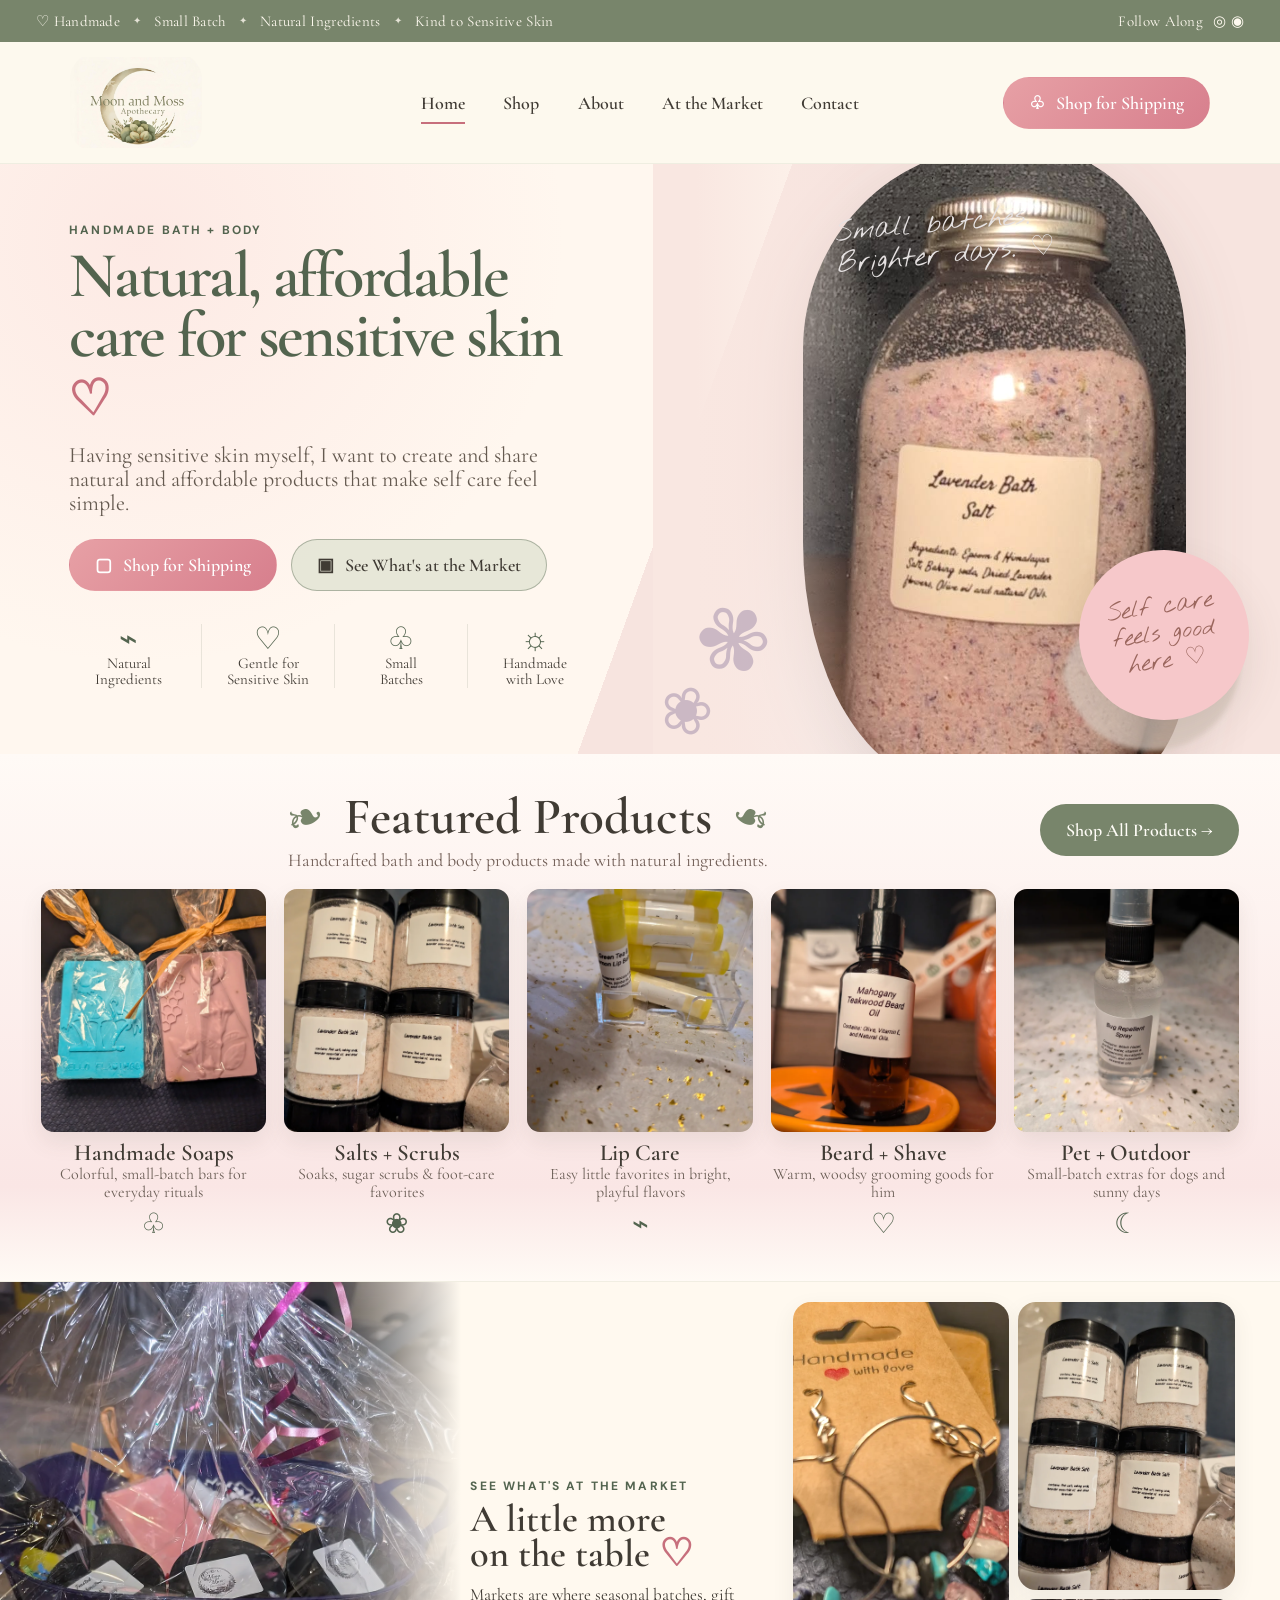
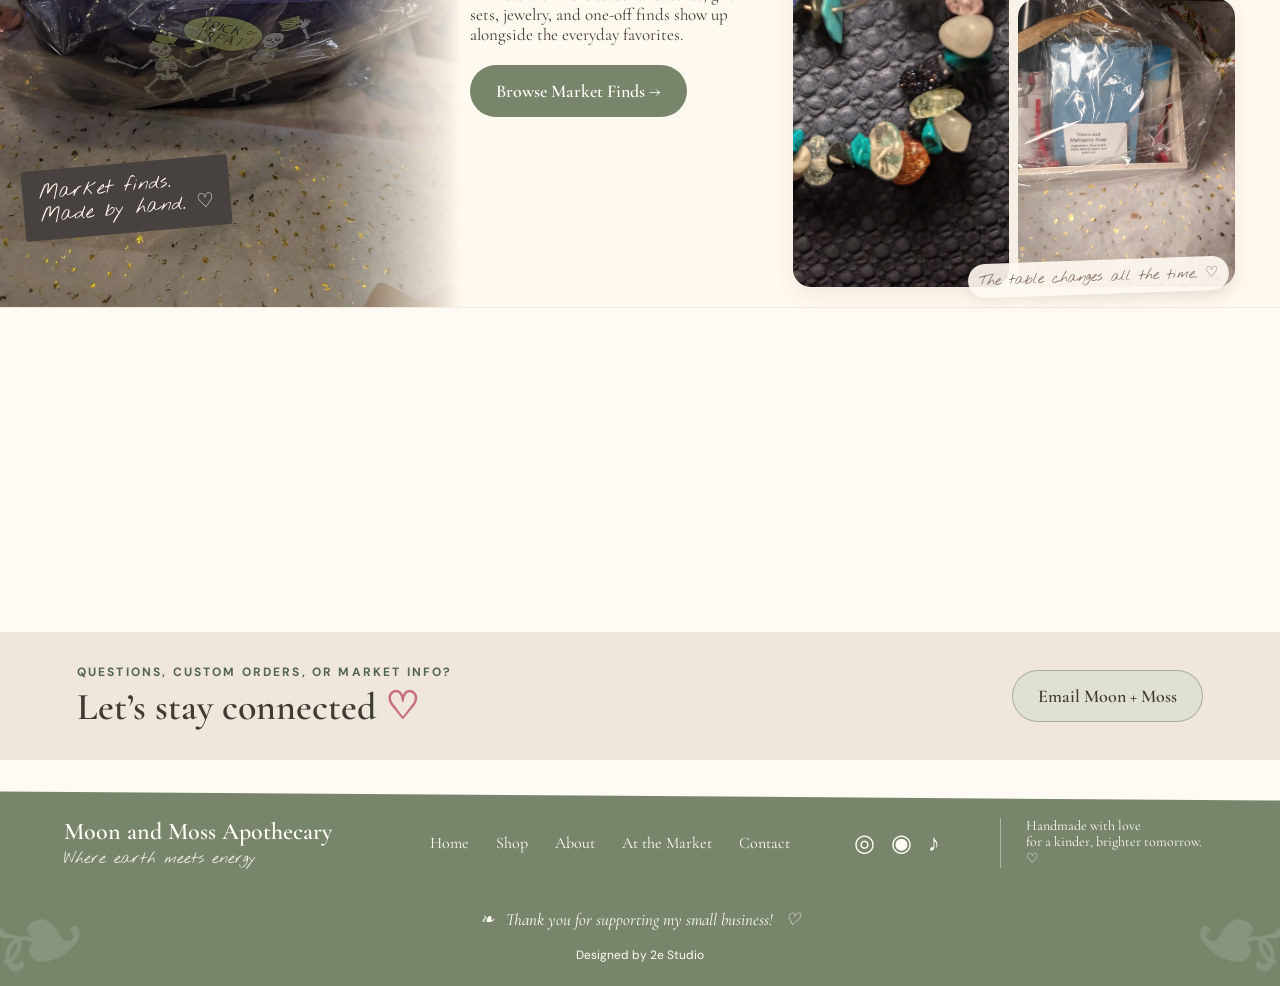
<file: index.html>
<!doctype html>
<html lang="en">
<head>
  <meta charset="UTF-8" />
  <meta name="viewport" content="width=device-width, initial-scale=1.0" />

  <meta
    name="description"
    content="Moon and Moss Apothecary — handmade bath, body, jewelry, and seasonal finds."
  />

  <meta property="og:type" content="website">
  <meta property="og:title" content="Moon and Moss Apothecary">
  <meta
    property="og:description"
    content="Handmade bath, body, jewelry, and seasonal finds. Where earth meets energy."
  >
  <meta property="og:url" content="https://themoonandmossapothecary.com/">
  <meta
    property="og:image"
    content="https://themoonandmossapothecary.com/assets/moon_and_moss_apothecary_still_life.png"
  >
  <meta
    property="og:image:alt"
    content="Moon and Moss Apothecary — handmade bath, body, jewelry, and seasonal finds"
  >

  <meta name="twitter:card" content="summary_large_image">
  <meta name="twitter:title" content="Moon and Moss Apothecary">
  <meta
    name="twitter:description"
    content="Handmade bath, body, jewelry, and seasonal finds. Where earth meets energy."
  >
  <meta
    name="twitter:image"
    content="https://themoonandmossapothecary.com/assets/moon_and_moss_apothecary_still_life.png"
  >

  <meta name="theme-color" content="#78856b" />

  <title>Moon and Moss Apothecary</title>

  <link rel="preconnect" href="https://fonts.googleapis.com">
  <link rel="preconnect" href="https://fonts.gstatic.com" crossorigin>
  <link
    href="https://fonts.googleapis.com/css2?family=Cormorant+Garamond:wght@400;500;600;700&family=DM+Sans:wght@400;500;600&family=Nothing+You+Could+Do&display=swap"
    rel="stylesheet"
  >
  <link rel="stylesheet" href="styles.css?v=20261026-logo" />
  <link rel="canonical" href="https://themoonandmossapothecary.com/" />
</head>
<body>
  <div class="announcement">
    <div class="announcement__inner">
      <span>♡ Handmade</span><i>✦</i><span>Small Batch</span><i>✦</i><span>Natural Ingredients</span><i>✦</i><span>Kind to Sensitive Skin</span>
      <a href="#contact">Follow Along <span aria-hidden="true">◎ ◉</span></a>
    </div>
  </div>

  <header class="site-header" id="home">
    <a class="brand" href="#home" aria-label="Moon and Moss Apothecary home">
      <img src="assets/FBlogo.jpg" alt="Moon and Moss Apothecary logo" />
    </a>

    <button class="menu-toggle" aria-label="Open navigation" aria-expanded="false">
      <span></span><span></span>
    </button>

    <nav class="main-nav" aria-label="Main navigation">
      <a class="active" href="#home">Home</a>
      <a href="shop.html">Shop</a>
      <a href="#about">About</a>
      <a href="market.html">At the Market</a>
      <a href="#contact">Contact</a>
    </nav>

    <a class="pill pill--pink header-cta" href="shop.html"><span class="icon-bag">♧</span> Shop for Shipping</a>
  </header>

  <main>
    <section class="hero">
      <div class="hero__wash"></div>
      <div class="hero__copy reveal">
        <p class="eyebrow">HANDMADE BATH + BODY</p>
        <h1>Natural, affordable<br>care for sensitive skin <span class="scribble-heart">♡</span></h1>
        <p class="hero__lead">Having sensitive skin myself, I want to create and share natural and affordable products that make self care feel simple.</p>
        <div class="hero__actions">
          <a class="pill pill--pink" href="shop.html"><span class="bag-line">▢</span> Shop for Shipping</a>
          <a class="pill pill--soft" href="market.html"><span class="calendar-line">▣</span> See What's at the Market</a>
        </div>
        <div class="trust-row">
          <div><b>⌁</b><span>Natural<br>Ingredients</span></div>
          <div><b>♡</b><span>Gentle for<br>Sensitive Skin</span></div>
          <div><b>♧</b><span>Small<br>Batches</span></div>
          <div><b>☼</b><span>Handmade<br>with Love</span></div>
        </div>
      </div>

      <div class="hero__visual reveal reveal--delay">
        <div class="hero-photo-wrap">
          <img class="hero-photo" src="assets/bathsalt.jpg" alt="Lavender bath salt from Moon and Moss Apothecary" />
          <div class="lavender lavender--one">✾</div>
          <div class="lavender lavender--two">❀</div>
          <div class="note note--top">Small batches.<br>Brighter days. ♡</div>
          <div class="note note--bottom">Self care<br>feels good<br>here ♡</div>
        </div>
      </div>
    </section>

    <section class="products section" id="shop">
      <div class="section-heading reveal">
        <div>
          <span class="botanical">❧</span>
          <h2>Featured Products</h2>
          <span class="botanical botanical--flip">❧</span>
          <p>Handcrafted bath and body products made with natural ingredients.</p>
        </div>
        <a class="pill pill--green" href="#shop-grid">Shop All Products →</a>
      </div>

      <div class="product-grid" id="shop-grid">
        <a class="product-card reveal" href="shop.html?category=bath-body">
          <div class="product-image"><img src="assets/products/decorative-soap-bars.webp" alt="Decorative handmade soap bars" /></div>
          <h3>Handmade Soaps</h3>
          <p>Colorful, small-batch bars for everyday rituals</p>
          <span>♧</span>
        </a>
        <a class="product-card reveal" href="shop.html?category=bath-body">
          <div class="product-image"><img src="assets/products/lavender-bath-salts.webp" alt="Lavender bath salts" /></div>
          <h3>Salts + Scrubs</h3>
          <p>Soaks, sugar scrubs & foot-care favorites</p>
          <span>❀</span>
        </a>
        <a class="product-card reveal" href="shop.html?category=lip-care">
          <div class="product-image"><img src="assets/products/green-tea-lemon-lip-balm.webp" alt="Green tea and lemon lip balm" /></div>
          <h3>Lip Care</h3>
          <p>Easy little favorites in bright, playful flavors</p>
          <span>⌁</span>
        </a>
        <a class="product-card reveal" href="shop.html?category=grooming">
          <div class="product-image"><img src="assets/products/mahogany-teakwood-beard-oil.webp" alt="Mahogany teakwood beard oil" /></div>
          <h3>Beard + Shave</h3>
          <p>Warm, woodsy grooming goods for him</p>
          <span>♡</span>
        </a>
        <a class="product-card reveal" href="shop.html?category=pet-outdoor">
          <div class="product-image"><img src="assets/products/bug-repellent-spray.webp" alt="Bug repellent spray" /></div>
          <h3>Pet + Outdoor</h3>
          <p>Small-batch extras for dogs and sunny days</p>
          <span>☾</span>
        </a>
      </div>
    </section>

    <section class="market-band" id="markets">
      <div class="market-band__image reveal">
        <img src="assets/market-gallery/giftbasket.webp" alt="Moon and Moss gift basket prepared for a market" />
        <span class="mini-sign">Market finds.<br>Made by hand. ♡</span>
      </div>
      <div class="market-band__copy reveal">
        <p class="eyebrow">SEE WHAT'S AT THE MARKET</p>
        <h2>A little more<br>on the table <span>♡</span></h2>
        <p>Markets are where seasonal batches, gift sets, jewelry, and one-off finds show up alongside the everyday favorites.</p>
        <a class="pill pill--green" href="market.html">Browse Market Finds →</a>
      </div>
      <div class="market-preview reveal" aria-label="A preview of Moon and Moss market products">
        <img src="assets/market-gallery/7519.webp" alt="Colorful gemstone jewelry" />
        <img src="assets/market-gallery/7496.webp" alt="Stacked handmade bath salts" />
        <img src="assets/market-gallery/gifsetbox.webp" alt="Moon and Moss gift set" />
        <span class="handwritten">The table changes all the time. ♡</span>
      </div>
    </section>

    <section class="lower-grid">
      <div class="shipping-panel reveal">
        <div class="shipping-copy">
          <p class="eyebrow">MISS THE MARKET?</p>
          <h2>Can’t Make It In Person?<br><span>You can still shop online!</span></h2>
          <p>Place your order for shipping and get your favorite products delivered right to your door.</p>
          <a class="pill pill--pink" href="shop.html">▢ Shop for Shipping</a>
        </div>
        <div class="box-art" aria-hidden="true">
          <span class="branch">❧</span>
          <div class="box">☾</div>
          <em>Good products.<br>Happier days. ♡</em>
        </div>
      </div>

      <div class="about-panel reveal" id="about">
        <div class="about-copy">
          <p class="eyebrow">MEET THE MAKER</p>
          <h2>About Moon and Moss <span>❧</span></h2>
          <p>Moon and Moss Apothecary is a small, handmade skincare and bath product business created with love for sensitive skin. Having sensitive skin myself, I want to create and share natural and affordable products that help you feel good in your skin. Every product is made in small batches with gentle, natural ingredients because self care should be simple, safe, and for everyone.</p>
        </div>
        <img src="assets/FBlogo.jpg" alt="Moon and Moss Apothecary crescent moon logo" />
      </div>
    </section>

    <section class="contact-strip" id="contact">
      <div>
        <p class="eyebrow">QUESTIONS, CUSTOM ORDERS, OR MARKET INFO?</p>
        <h2>Let’s stay connected <span>♡</span></h2>
      </div>
      <a class="pill pill--soft" href="mailto:hello@moonandmossapothecary.com">Email Moon + Moss</a>
    </section>
  </main>

  <footer>
    <div class="footer-wave"></div>
    <div class="footer-grid">
      <div class="footer-brand">
        <h3>Moon and Moss Apothecary</h3>
        <p class="handwritten">Where earth meets energy</p>
      </div>
      <nav>
        <a href="#home">Home</a><a href="shop.html">Shop</a><a href="#about">About</a><a href="market.html">At the Market</a><a href="#contact">Contact</a>
      </nav>
      <div class="socials"><span>◎</span><span>◉</span><span>♪</span></div>
      <p class="footer-note">Handmade with love<br>for a kinder, brighter tomorrow. ♡</p>
    </div>
    <div class="footer-thanks">❧ &nbsp; Thank you for supporting my small business! &nbsp; ♡</div>
    <p class="footer-credit">Designed by 2e Studio</p>
  </footer>

  <script src="script.js"></script>
</body>
</html>
</file>
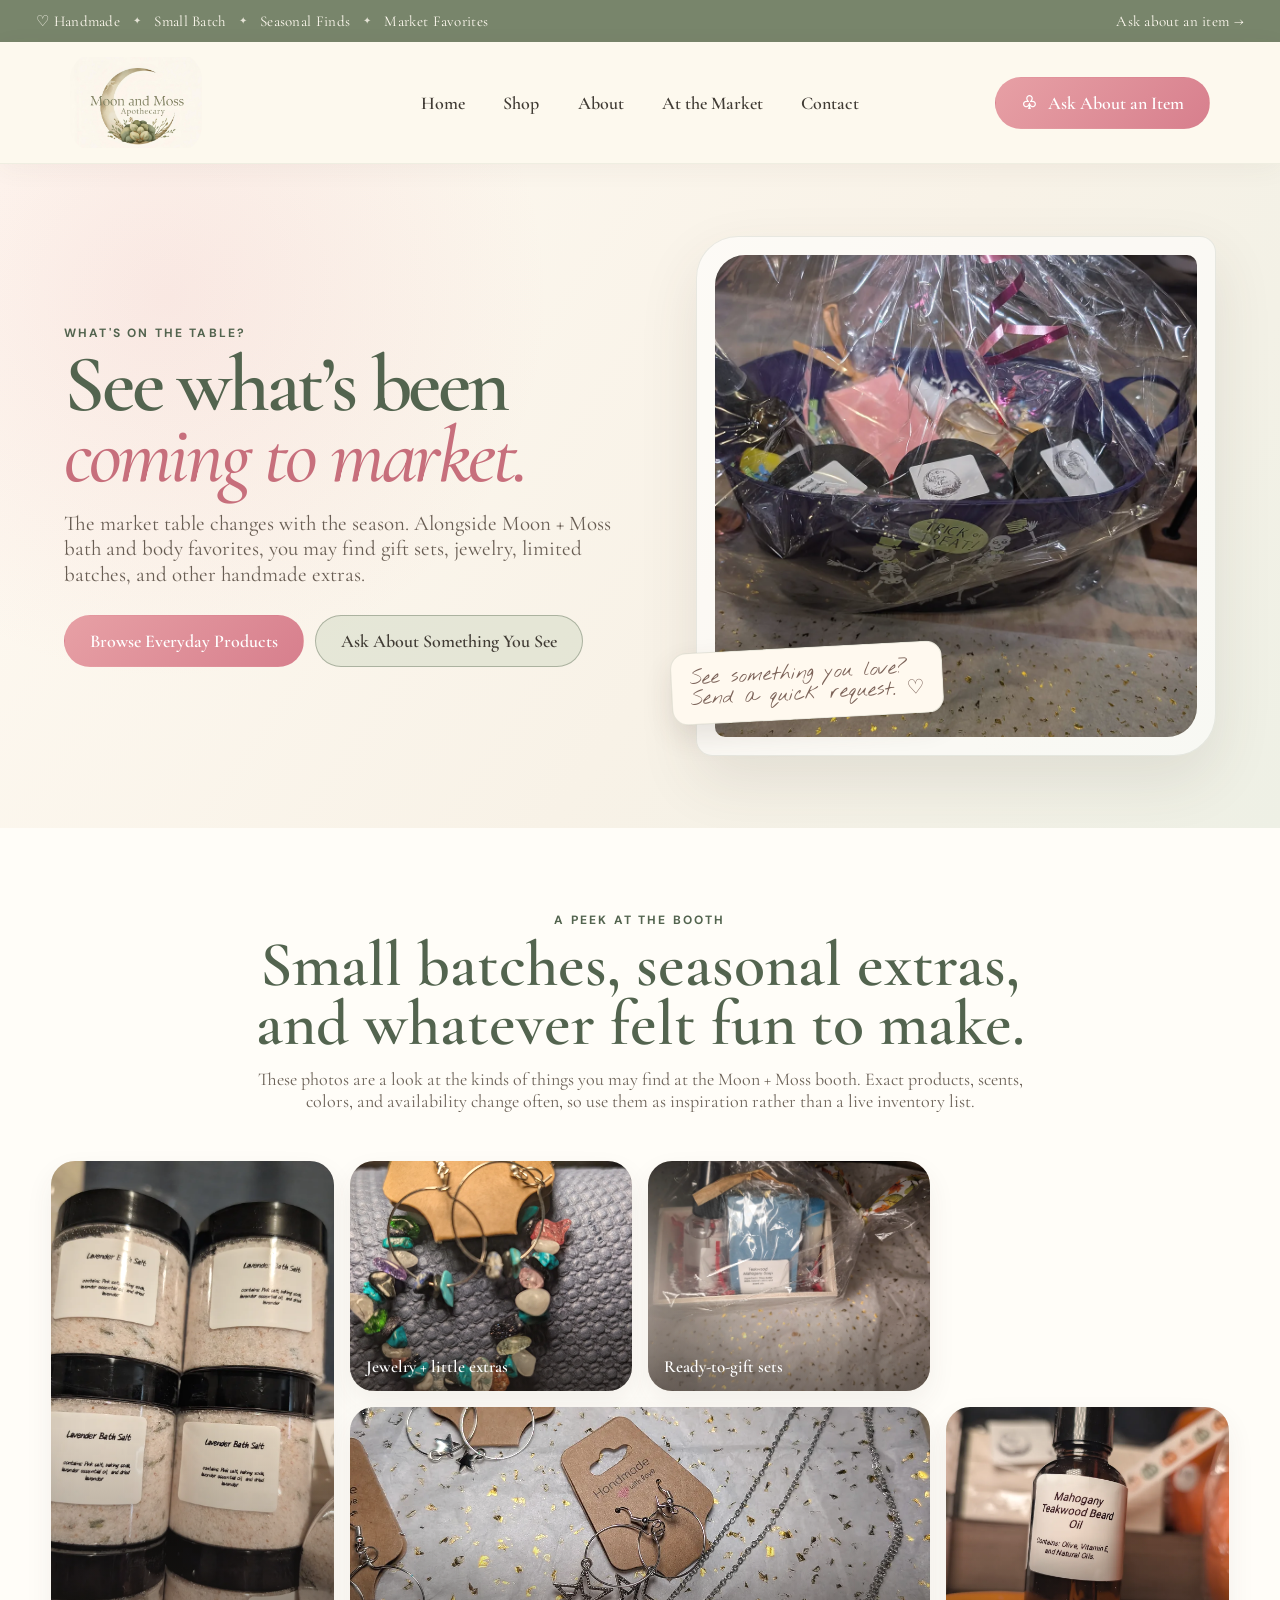
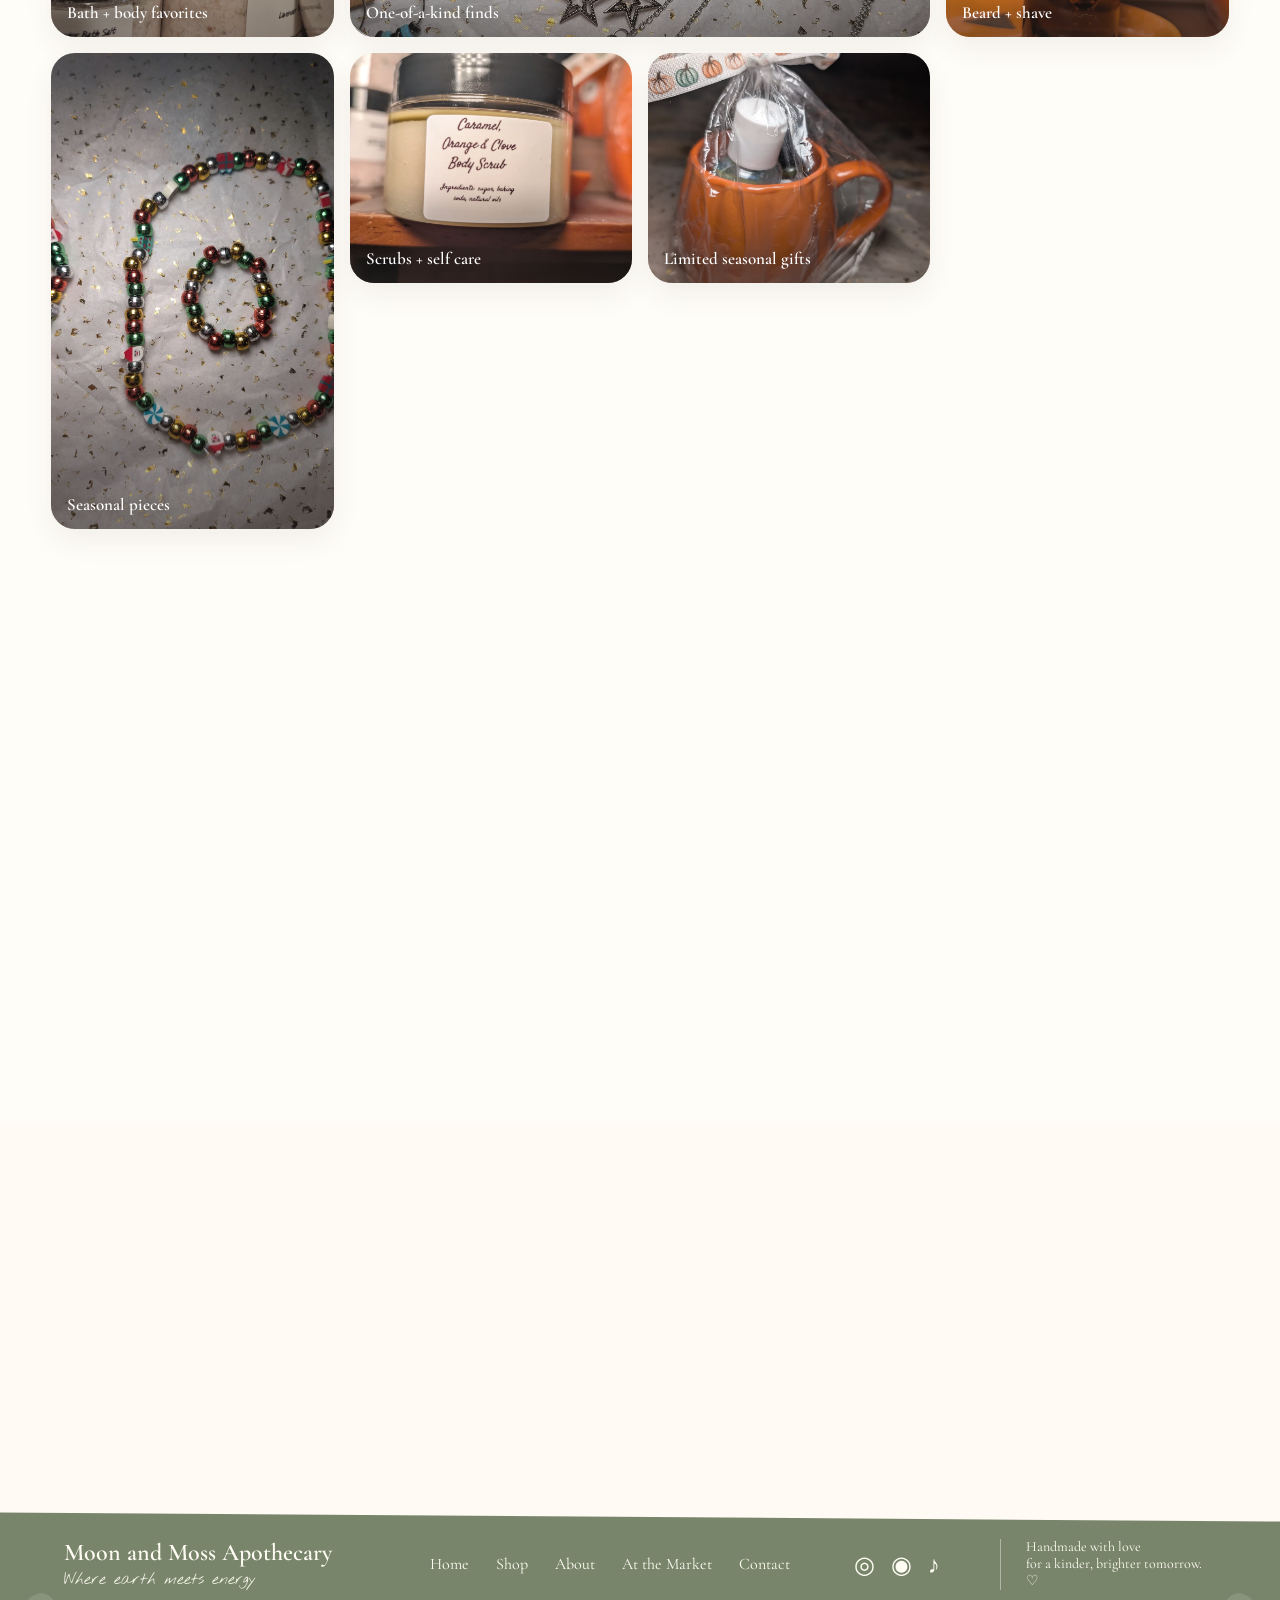
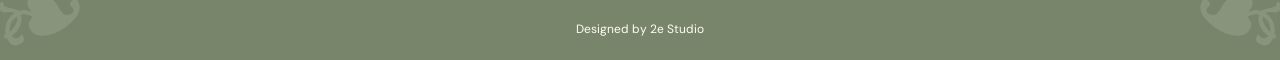
<file: market.html>
<!doctype html>
<html lang="en">
<head>
  <meta charset="UTF-8" />
  <meta name="viewport" content="width=device-width, initial-scale=1.0" />
  <meta name="description" content="See the seasonal products, gift sets, jewelry, bath and body favorites, and one-off finds Moon and Moss Apothecary brings to local markets." />
  <meta name="theme-color" content="#78856b" />
  <title>At the Market | Moon and Moss Apothecary</title>
  <link rel="preconnect" href="https://fonts.googleapis.com">
  <link rel="preconnect" href="https://fonts.gstatic.com" crossorigin>
  <link href="https://fonts.googleapis.com/css2?family=Cormorant+Garamond:wght@400;500;600;700&family=DM+Sans:wght@400;500;600&family=Nothing+You+Could+Do&display=swap" rel="stylesheet">
  <link rel="stylesheet" href="styles.css?v=20261026-logo" />
  <link rel="canonical" href="https://themoonandmossapothecary.com/market" />
</head>
<body class="market-page">
  <div class="announcement">
    <div class="announcement__inner">
      <span>♡ Handmade</span><i>✦</i><span>Small Batch</span><i>✦</i><span>Seasonal Finds</span><i>✦</i><span>Market Favorites</span>
      <a href="request.html">Ask about an item →</a>
    </div>
  </div>

  <header class="site-header">
    <a class="brand" href="index.html" aria-label="Moon and Moss Apothecary home">
      <img src="assets/FBlogo.jpg" alt="Moon and Moss Apothecary logo" />
    </a>
    <button class="menu-toggle" aria-label="Open navigation" aria-expanded="false"><span></span><span></span></button>
    <nav class="main-nav" aria-label="Main navigation">
      <a href="index.html">Home</a>
      <a href="shop.html">Shop</a>
      <a href="index.html#about">About</a>
      <a class="active" href="market.html">At the Market</a>
      <a href="index.html#contact">Contact</a>
    </nav>
    <a class="pill pill--pink header-cta" href="request.html"><span class="icon-bag">♧</span> Ask About an Item</a>
  </header>

  <main>
    <section class="market-hero">
      <div class="market-hero__copy reveal">
        <p class="eyebrow">WHAT'S ON THE TABLE?</p>
        <h1>See what’s been<br><em>coming to market.</em></h1>
        <p>The market table changes with the season. Alongside Moon + Moss bath and body favorites, you may find gift sets, jewelry, limited batches, and other handmade extras.</p>
        <div class="market-hero__actions">
          <a class="pill pill--pink" href="shop.html">Browse Everyday Products</a>
          <a class="pill pill--soft" href="request.html">Ask About Something You See</a>
        </div>
      </div>
      <div class="market-hero__feature reveal reveal--delay">
        <img src="assets/market-gallery/giftbasket.webp" alt="Handmade Moon and Moss market gift basket" />
        <span class="market-hero__note">See something you love?<br>Send a quick request. ♡</span>
      </div>
    </section>

    <section class="market-story">
      <div class="market-story__intro reveal">
        <p class="eyebrow">A PEEK AT THE BOOTH</p>
        <h2>Small batches, seasonal extras,<br>and whatever felt fun to make.</h2>
        <p>These photos are a look at the kinds of things you may find at the Moon + Moss booth. Exact products, scents, colors, and availability change often, so use them as inspiration rather than a live inventory list.</p>
      </div>

      <div class="market-gallery" aria-label="Moon and Moss market product gallery">
        <figure class="market-shot market-shot--tall reveal"><img src="assets/market-gallery/7496.webp" alt="Stacked handmade lavender bath salts" loading="lazy"><figcaption>Bath + body favorites</figcaption></figure>
        <figure class="market-shot reveal"><img src="assets/market-gallery/7519.webp" alt="Colorful gemstone hoop earrings" loading="lazy"><figcaption>Jewelry + little extras</figcaption></figure>
        <figure class="market-shot reveal"><img src="assets/market-gallery/gifsetbox.webp" alt="Handmade gift set box" loading="lazy"><figcaption>Ready-to-gift sets</figcaption></figure>
        <figure class="market-shot market-shot--wide reveal"><img src="assets/market-gallery/variousjewelry.webp" alt="Assorted handmade jewelry" loading="lazy"><figcaption>One-of-a-kind finds</figcaption></figure>
        <figure class="market-shot reveal"><img src="assets/market-gallery/7503.webp" alt="Mahogany teakwood beard oil" loading="lazy"><figcaption>Beard + shave</figcaption></figure>
        <figure class="market-shot market-shot--tall reveal"><img src="assets/market-gallery/christmasbracelet-necklace.webp" alt="Seasonal bracelet and necklace set" loading="lazy"><figcaption>Seasonal pieces</figcaption></figure>
        <figure class="market-shot reveal"><img src="assets/market-gallery/7514.webp" alt="Caramel orange and clove body scrub" loading="lazy"><figcaption>Scrubs + self care</figcaption></figure>
        <figure class="market-shot reveal"><img src="assets/market-gallery/halloweenmugset.webp" alt="Seasonal handmade mug gift set" loading="lazy"><figcaption>Limited seasonal gifts</figcaption></figure>
        <figure class="market-shot market-shot--wide reveal"><img src="assets/market-gallery/giftbasket.webp" alt="Moon and Moss gift basket assortment" loading="lazy"><figcaption>Gift baskets + bundles</figcaption></figure>
        <figure class="market-shot reveal"><img src="assets/market-gallery/7560.webp" alt="Small batch lip care displayed for market" loading="lazy"><figcaption>Small-batch lip care</figcaption></figure>
        <figure class="market-shot reveal"><img src="assets/market-gallery/shaveset2.webp" alt="Handmade shave set" loading="lazy"><figcaption>Market-ready sets</figcaption></figure>
        <figure class="market-shot market-shot--tall reveal"><img src="assets/market-gallery/7572.webp" alt="Small batch spray bottle" loading="lazy"><figcaption>Seasonal sprays</figcaption></figure>
        <figure class="market-shot reveal"><img src="assets/market-gallery/variousearrings4.webp" alt="Assorted handmade earrings" loading="lazy"><figcaption>Colorful handmade extras</figcaption></figure>
        <figure class="market-shot reveal"><img src="assets/market-gallery/lipset.webp" alt="Assorted Moon and Moss lip care set" loading="lazy"><figcaption>Little favorites</figcaption></figure>
        <figure class="market-shot reveal"><img src="assets/market-gallery/7584.webp" alt="Small Moon and Moss spray bottle" loading="lazy"><figcaption>Fresh off the making table</figcaption></figure>
      </div>
    </section>

    <section class="market-request-cta reveal">
      <div>
        <p class="eyebrow">SPOTTED SOMETHING?</p>
        <h2>You don’t have to wait for the next market. ♡</h2>
        <p>Tell Moon + Moss what caught your eye. She’ll confirm what’s available, pricing, and whether shipping or pickup makes sense.</p>
      </div>
      <a class="pill pill--pink" href="request.html">Start an Item Request →</a>
    </section>
  </main>

  <footer>
    <div class="footer-wave"></div>
    <div class="footer-grid">
      <div class="footer-brand"><h3>Moon and Moss Apothecary</h3><p class="handwritten">Where earth meets energy</p></div>
      <nav><a href="index.html">Home</a><a href="shop.html">Shop</a><a href="index.html#about">About</a><a href="market.html">At the Market</a><a href="index.html#contact">Contact</a></nav>
      <div class="socials"><span>◎</span><span>◉</span><span>♪</span></div>
      <p class="footer-note">Handmade with love<br>for a kinder, brighter tomorrow. ♡</p>
    </div>
    <p class="footer-credit">Designed by 2e Studio</p>
  </footer>
  <script src="script.js"></script>
</body>
</html>
</file>
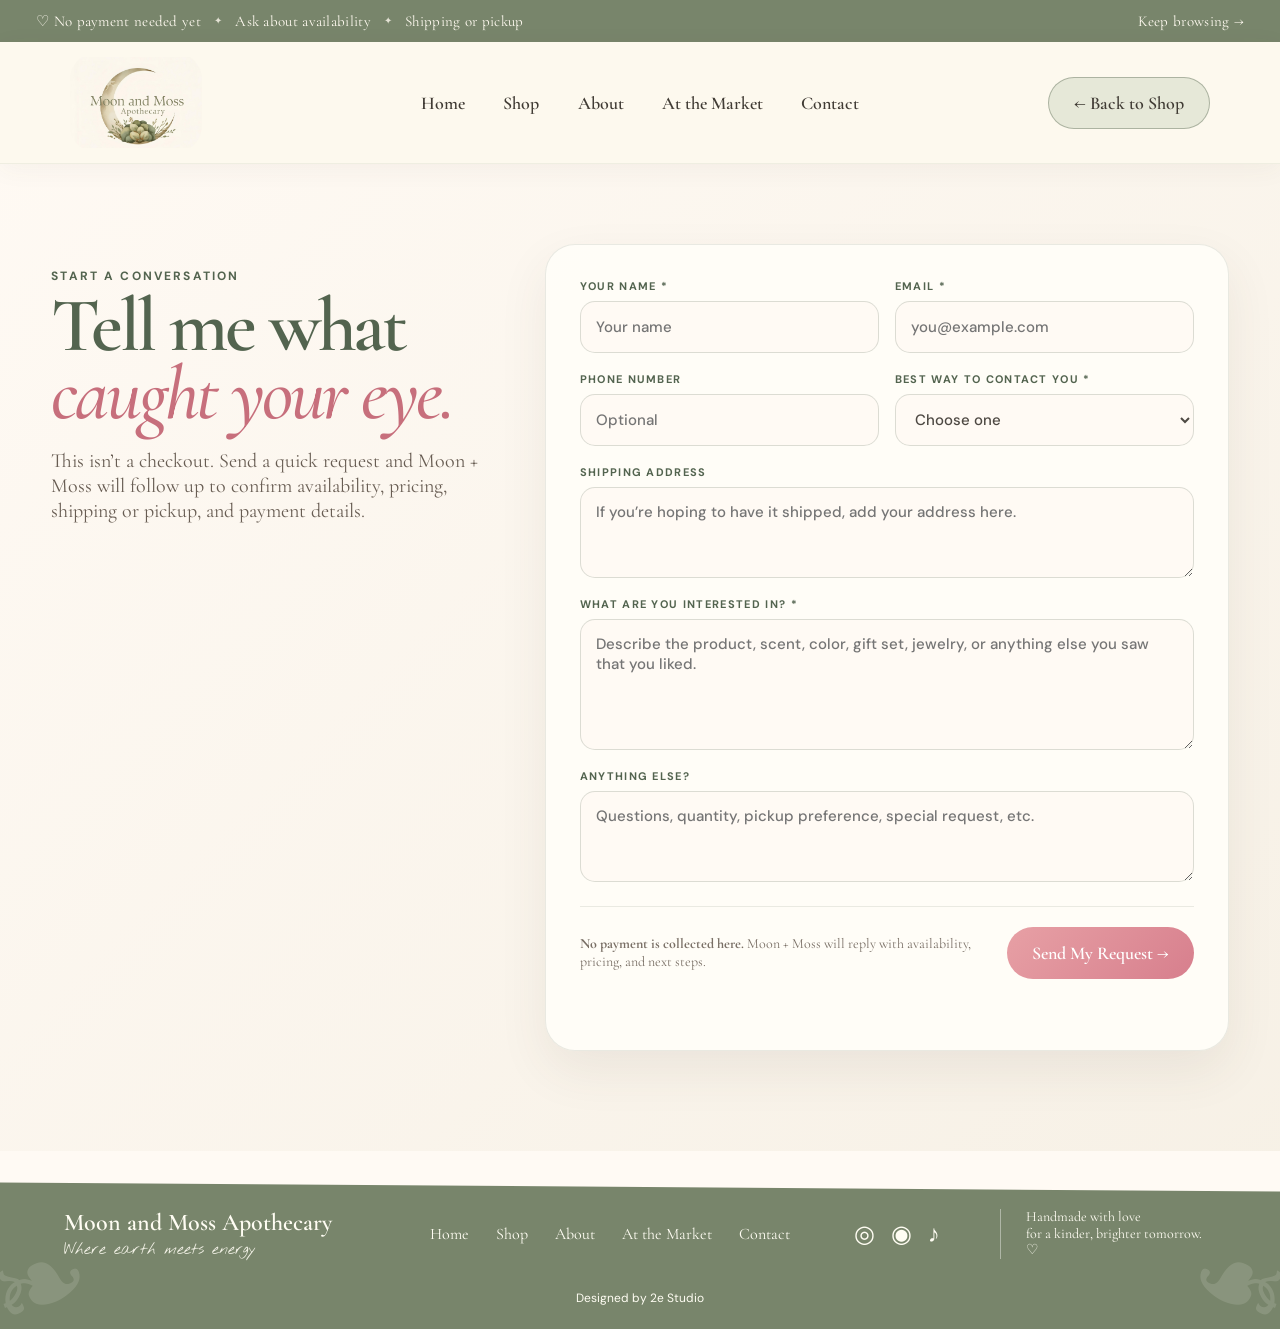
<file: request.html>
<!doctype html>
<html lang="en">
<head>
  <meta charset="UTF-8" />
  <meta name="viewport" content="width=device-width, initial-scale=1.0" />
  <meta name="description" content="Ask Moon and Moss Apothecary about product availability, pricing, pickup, and shipping." />
  <meta name="theme-color" content="#78856b" />
  <title>Request an Item | Moon and Moss Apothecary</title>
  <link rel="preconnect" href="https://fonts.googleapis.com">
  <link rel="preconnect" href="https://fonts.gstatic.com" crossorigin>
  <link href="https://fonts.googleapis.com/css2?family=Cormorant+Garamond:wght@400;500;600;700&family=DM+Sans:wght@400;500;600&family=Nothing+You+Could+Do&display=swap" rel="stylesheet">
  <link rel="stylesheet" href="styles.css?v=20261026-logo" />
  <link rel="canonical" href="https://themoonandmossapothecary.com/request" />
</head>
<body class="request-page">
  <div class="announcement"><div class="announcement__inner"><span>♡ No payment needed yet</span><i>✦</i><span>Ask about availability</span><i>✦</i><span>Shipping or pickup</span><a href="shop.html">Keep browsing →</a></div></div>
  <header class="site-header">
    <a class="brand" href="index.html" aria-label="Moon and Moss Apothecary home"><img src="assets/FBlogo.jpg" alt="Moon and Moss Apothecary logo" /></a>
    <button class="menu-toggle" aria-label="Open navigation" aria-expanded="false"><span></span><span></span></button>
    <nav class="main-nav" aria-label="Main navigation"><a href="index.html">Home</a><a href="shop.html">Shop</a><a href="index.html#about">About</a><a href="market.html">At the Market</a><a href="index.html#contact">Contact</a></nav>
    <a class="pill pill--soft header-cta" href="shop.html">← Back to Shop</a>
  </header>

  <main class="request-shell">
    <section class="request-intro reveal">
      <p class="eyebrow">START A CONVERSATION</p>
      <h1>Tell me what<br><em>caught your eye.</em></h1>
      <p>This isn’t a checkout. Send a quick request and Moon + Moss will follow up to confirm availability, pricing, shipping or pickup, and payment details.</p>
    </section>

    <section class="request-card reveal reveal--delay">
      <div class="request-bag-summary" data-request-bag hidden>
        <p class="eyebrow">FROM YOUR ORDER BAG</p>
        <div data-request-bag-items></div>
        <button type="button" class="request-clear" data-request-clear>Clear these items</button>
      </div>

      <form
  class="request-form"
  data-request-form
  action="https://formspree.io/f/xvkzzagb"
  method="POST"
>
<input type="hidden" name="_subject" value="New Moon & Moss Website Inquiry">

        <div class="request-form__row">
          <label><span>Your name *</span><input type="text" name="name" required autocomplete="name" placeholder="Your name"></label>
          <label><span>Email *</span><input type="email" name="email" required autocomplete="email" placeholder="you@example.com"></label>
        </div>

        <div class="request-form__row">
          <label><span>Phone number</span><input type="tel" name="phone" autocomplete="tel" placeholder="Optional"></label>
          <label><span>Best way to contact you *</span><select name="contact" required><option value="">Choose one</option><option>Email</option><option>Text message</option><option>Phone call</option></select></label>
        </div>

        <label><span>Shipping address</span><textarea name="address" rows="3" autocomplete="street-address" placeholder="If you’re hoping to have it shipped, add your address here."></textarea></label>

        <label><span>What are you interested in? *</span><textarea name="items" rows="5" required placeholder="Describe the product, scent, color, gift set, jewelry, or anything else you saw that you liked."></textarea></label>

        <label><span>Anything else?</span><textarea name="notes" rows="3" placeholder="Questions, quantity, pickup preference, special request, etc."></textarea></label>

        <div class="request-form__footer">
          <p><strong>No payment is collected here.</strong> Moon + Moss will reply with availability, pricing, and next steps.</p>
          <button class="pill pill--pink" type="submit">
            Send My Request →
          </button>
        </div>
        <p class="request-form__status" data-request-status aria-live="polite"></p>
      </form>
    </section>
  </main>

  <footer>
    <div class="footer-wave"></div>
    <div class="footer-grid">
      <div class="footer-brand"><h3>Moon and Moss Apothecary</h3><p class="handwritten">Where earth meets energy</p></div>
      <nav><a href="index.html">Home</a><a href="shop.html">Shop</a><a href="index.html#about">About</a><a href="market.html">At the Market</a><a href="index.html#contact">Contact</a></nav>
      <div class="socials"><span>◎</span><span>◉</span><span>♪</span></div>
      <p class="footer-note">Handmade with love<br>for a kinder, brighter tomorrow. ♡</p>
    </div>
    <p class="footer-credit">Designed by 2e Studio</p>
  </footer>
  <script src="script.js"></script>
  <script src="request.js"></script>
</body>
</html>
</file>
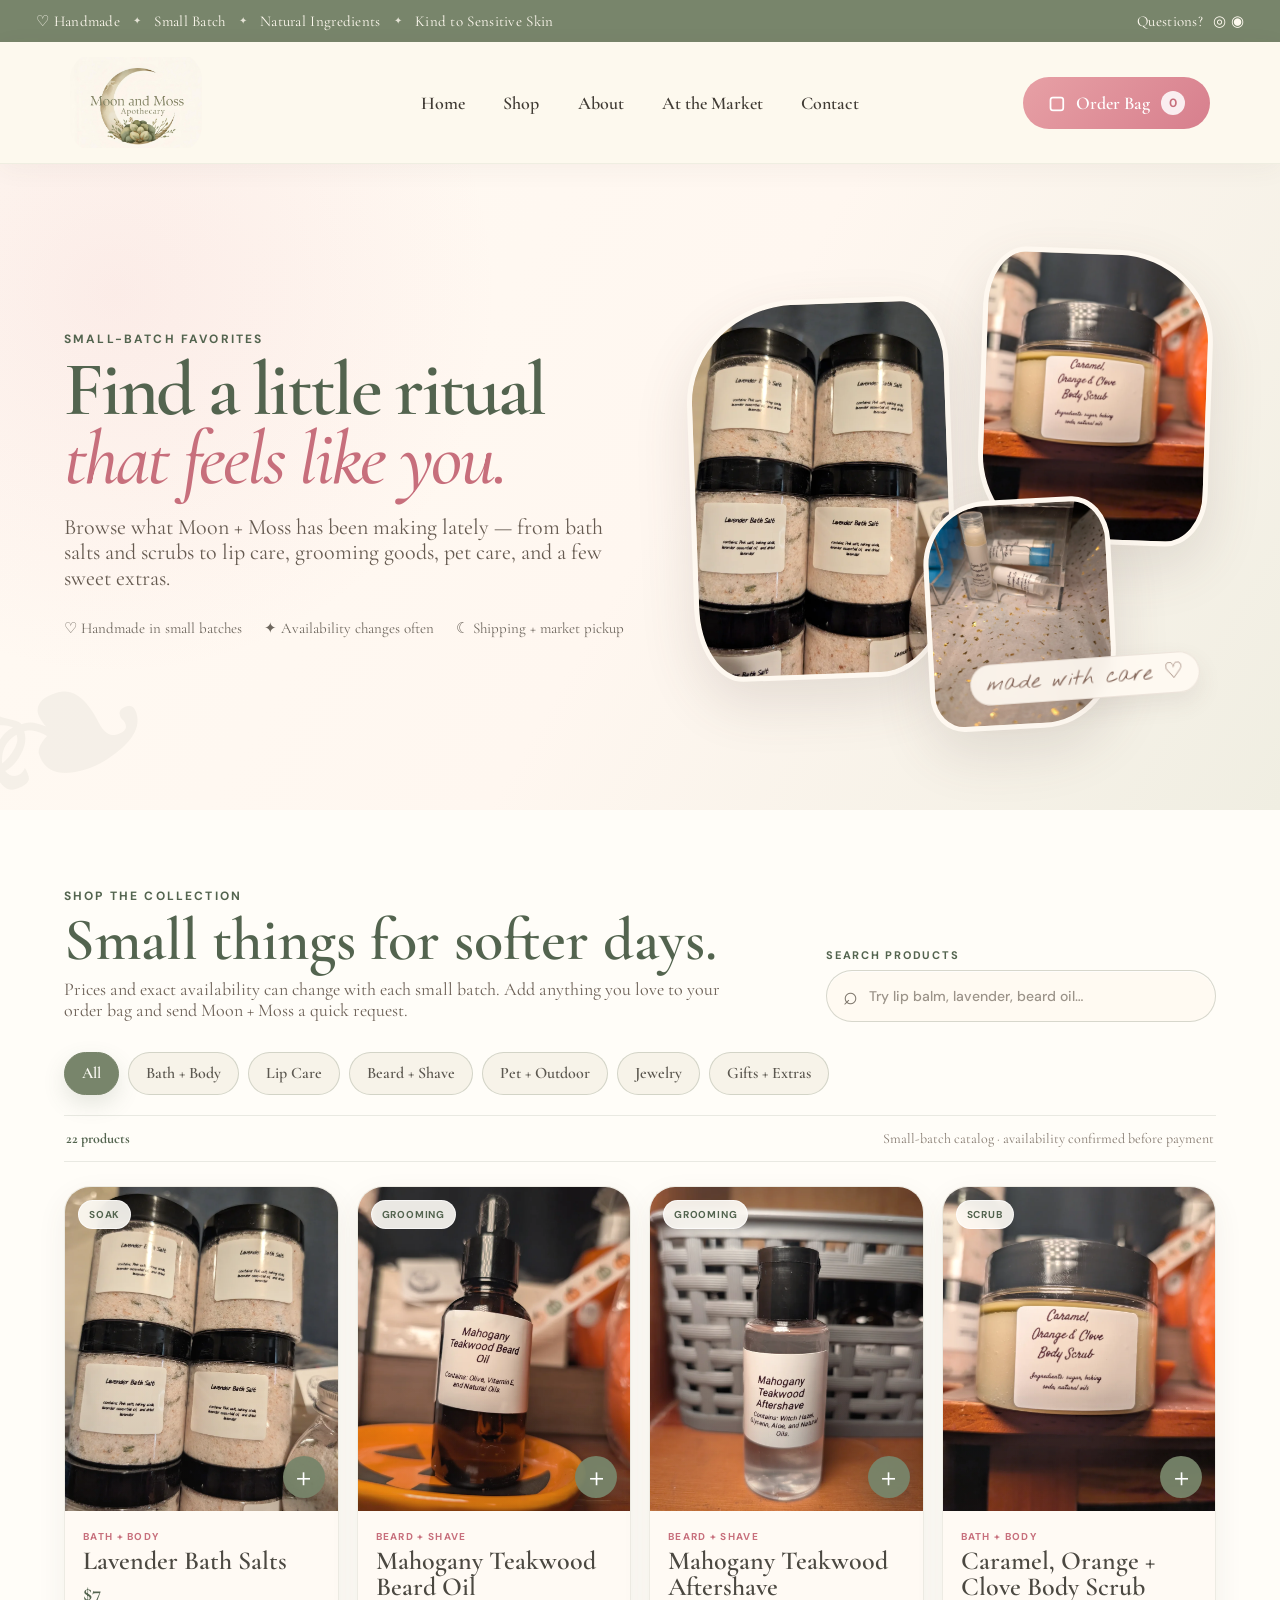
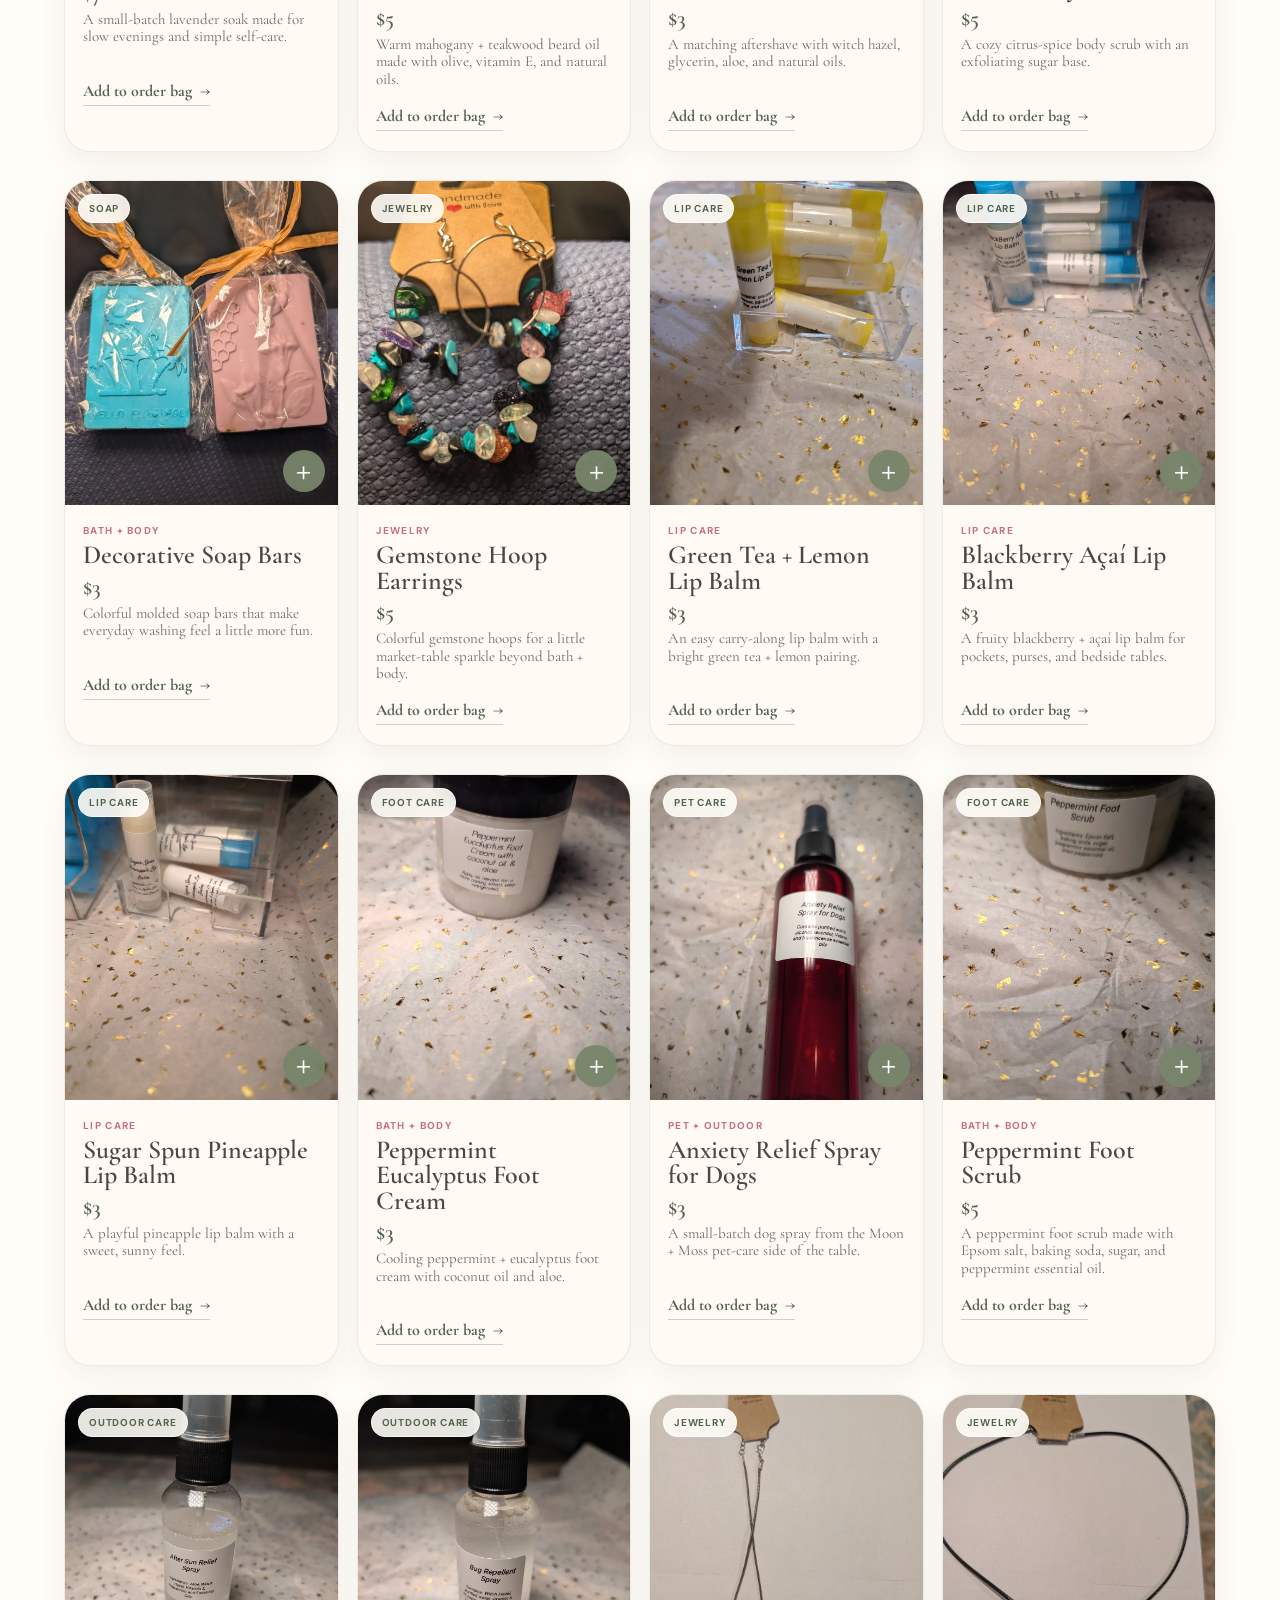
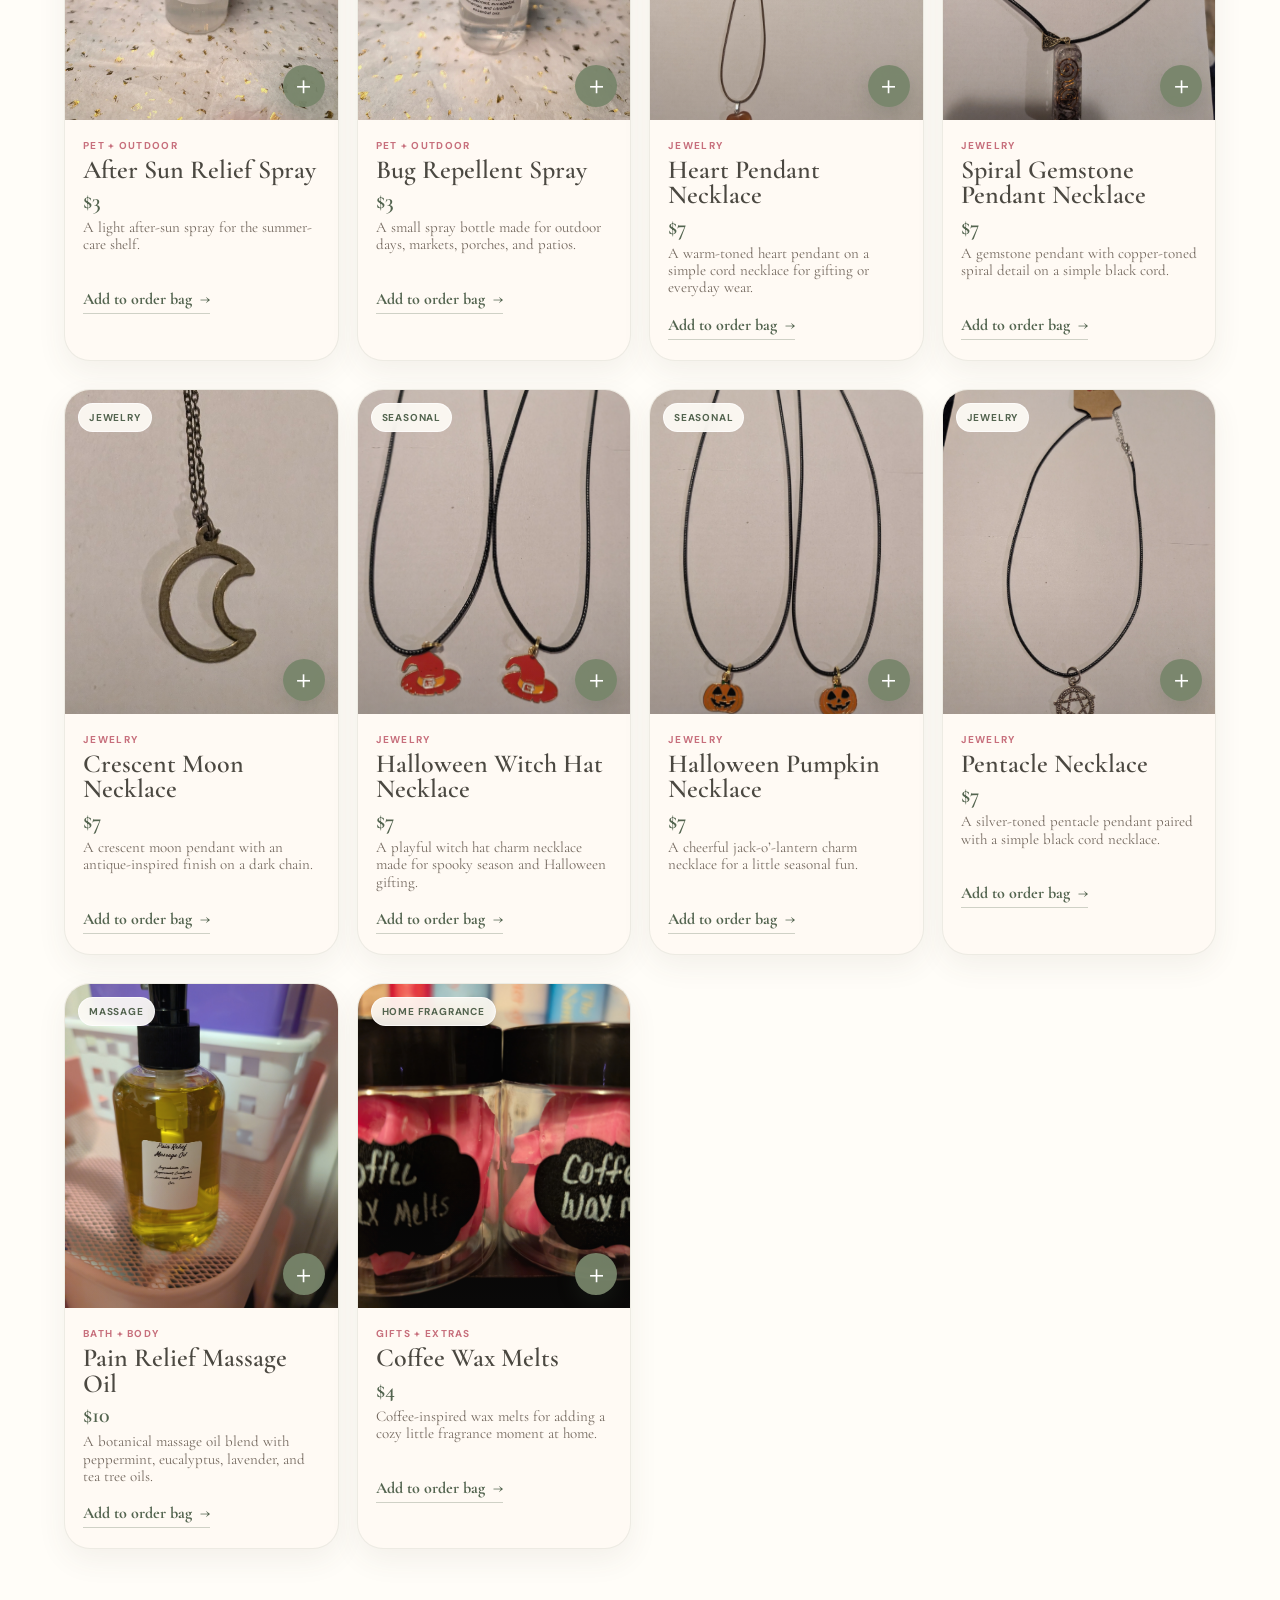
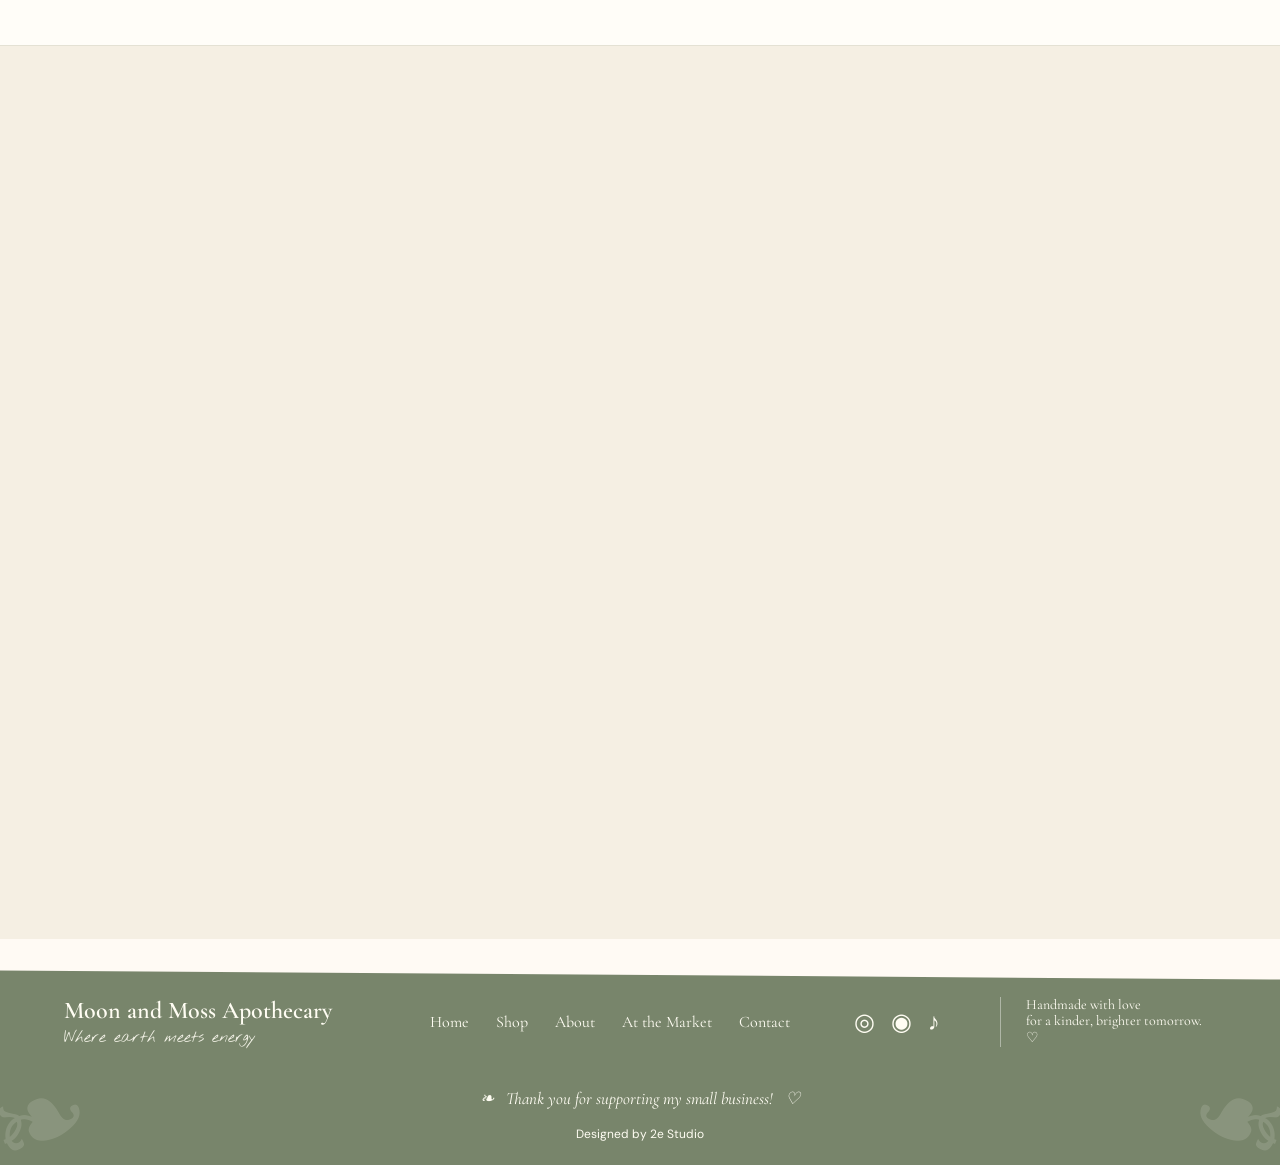
<file: shop.html>
<!doctype html>
<html lang="en">
<head>
  <meta charset="UTF-8" />
  <meta name="viewport" content="width=device-width, initial-scale=1.0" />
  <meta name="description" content="Shop Moon and Moss Apothecary small-batch bath, body, lip, grooming, pet, and outdoor products." />
  <meta name="theme-color" content="#78856b" />
  <title>Shop | Moon and Moss Apothecary</title>
  <link rel="preconnect" href="https://fonts.googleapis.com">
  <link rel="preconnect" href="https://fonts.gstatic.com" crossorigin>
  <link href="https://fonts.googleapis.com/css2?family=Cormorant+Garamond:wght@400;500;600;700&family=DM+Sans:wght@400;500;600&family=Nothing+You+Could+Do&display=swap" rel="stylesheet">
  <link rel="stylesheet" href="styles.css?v=20261026-logo" />
  <link rel="canonical" href="https://themoonandmossapothecary.com/shop" />
</head>
<body class="shop-page">
  <div class="announcement">
    <div class="announcement__inner">
      <span>♡ Handmade</span><i>✦</i><span>Small Batch</span><i>✦</i><span>Natural Ingredients</span><i>✦</i><span>Kind to Sensitive Skin</span>
      <a href="index.html#contact">Questions? <span aria-hidden="true">◎ ◉</span></a>
    </div>
  </div>

  <header class="site-header">
    <a class="brand" href="index.html" aria-label="Moon and Moss Apothecary home">
      <img src="assets/FBlogo.jpg" alt="Moon and Moss Apothecary logo" />
    </a>

    <button class="menu-toggle" aria-label="Open navigation" aria-expanded="false">
      <span></span><span></span>
    </button>

    <nav class="main-nav" aria-label="Main navigation">
      <a href="index.html">Home</a>
      <a class="active" href="shop.html">Shop</a>
      <a href="index.html#about">About</a>
      <a href="market.html">At the Market</a>
      <a href="index.html#contact">Contact</a>
    </nav>

    <button class="pill pill--pink header-cta shop-bag-button" type="button" data-open-bag>
      <span class="bag-line" aria-hidden="true">▢</span>
      Order Bag <span class="shop-bag-count" data-bag-count>0</span>
    </button>
  </header>

  <button class="shop-floating-bag" type="button" data-open-bag aria-label="Open order bag">
    <span aria-hidden="true">♧</span>
    <span>Order Bag</span>
    <b class="shop-bag-count" data-bag-count aria-live="polite">0</b>
  </button>

  <main>
    <section class="shop-hero">
      <div class="shop-hero__copy reveal">
        <p class="eyebrow">SMALL-BATCH FAVORITES</p>
        <h1>Find a little ritual<br><em>that feels like you.</em></h1>
        <p>Browse what Moon + Moss has been making lately — from bath salts and scrubs to lip care, grooming goods, pet care, and a few sweet extras.</p>
        <div class="shop-hero__notes">
          <span>♡ Handmade in small batches</span>
          <span>✦ Availability changes often</span>
          <span>☾ Shipping + market pickup</span>
        </div>
      </div>

      <div class="shop-hero__collage reveal reveal--delay" aria-label="Moon and Moss product assortment">
        <figure class="shop-hero__photo shop-hero__photo--one">
          <img src="assets/products/lavender-bath-salts.webp" alt="Lavender bath salts" />
        </figure>
        <figure class="shop-hero__photo shop-hero__photo--two">
          <img src="assets/products/caramel-orange-clove-body-scrub.webp" alt="Caramel, orange and clove body scrub" />
        </figure>
        <figure class="shop-hero__photo shop-hero__photo--three">
          <img src="assets/products/sugar-spun-pineapple-lip-balm.webp" alt="Sugar spun pineapple lip balm" />
        </figure>
        <span class="shop-hero__scribble">made with care ♡</span>
      </div>
    </section>

    <section class="shop-catalog" aria-labelledby="shop-title">
      <div class="shop-catalog__head reveal">
        <div>
          <p class="eyebrow">SHOP THE COLLECTION</p>
          <h2 id="shop-title">Small things for softer days.</h2>
          <p class="shop-catalog__intro">Prices and exact availability can change with each small batch. Add anything you love to your order bag and send Moon + Moss a quick request.</p>
        </div>
        <div class="shop-search-wrap">
          <label for="product-search">Search products</label>
          <div class="shop-search">
            <span aria-hidden="true">⌕</span>
            <input id="product-search" type="search" placeholder="Try lip balm, lavender, beard oil…" autocomplete="off" />
          </div>
        </div>
      </div>

      <div class="shop-filter-row reveal" aria-label="Filter products by category">
  <button class="shop-filter is-active" type="button" data-filter="all">All</button>
  <button class="shop-filter" type="button" data-filter="bath-body">Bath + Body</button>
  <button class="shop-filter" type="button" data-filter="lip-care">Lip Care</button>
  <button class="shop-filter" type="button" data-filter="grooming">Beard + Shave</button>
  <button class="shop-filter" type="button" data-filter="pet-outdoor">Pet + Outdoor</button>
  <button class="shop-filter" type="button" data-filter="jewelry">Jewelry</button>
  <button class="shop-filter" type="button" data-filter="gifts">Gifts + Extras</button>
</div>

      <div class="shop-results-meta">
        <span data-results-count>22 products</span>
        <span>Small-batch catalog · availability confirmed before payment</span>
      </div>

      <div class="shop-product-grid" id="product-grid" aria-live="polite"></div>

      <div class="shop-empty" data-empty hidden>
        <span>☾</span>
        <h3>No products match that search yet.</h3>
        <p>Try another word or clear the filters to browse everything.</p>
        <button class="pill pill--soft" type="button" data-reset-filters>Show all products</button>
      </div>
    </section>

    <section class="shop-market-callout">
      <div class="shop-market-callout__image reveal">
        <img src="assets/markettable.jpg" alt="Moon and Moss Apothecary market booth" />
      </div>
      <div class="shop-market-callout__copy reveal">
        <p class="eyebrow">LOVE SHOPPING IN PERSON?</p>
        <h2>The booth always has a few surprises.</h2>
        <p>Market days are where you’ll find more scents, seasonal batches, and whatever is fresh off the making table.</p>
        <a class="pill pill--green" href="market.html">See What's at the Market →</a>
      </div>
    </section>
  </main>

  <aside class="order-bag" data-order-bag aria-hidden="true" aria-label="Order bag">
    <button class="order-bag__scrim" type="button" data-close-bag aria-label="Close order bag"></button>
    <div class="order-bag__panel">
      <div class="order-bag__header">
        <div>
          <p class="eyebrow">YOUR ORDER BAG</p>
          <h2>Send a little wishlist ♡</h2>
        </div>
        <button class="order-bag__close" type="button" data-close-bag aria-label="Close order bag">×</button>
      </div>

      <p class="order-bag__note">This isn’t a checkout yet. Build your list, then send it to Moon + Moss to confirm availability, pricing, pickup or shipping.</p>
      <div class="order-bag__items" data-bag-items></div>

      <div class="order-bag__empty" data-bag-empty>
        <span>♧</span>
        <p>Your bag is empty.<br>Add a few favorites to get started.</p>
      </div>

      <div class="order-bag__actions" data-bag-actions hidden>
        <button class="pill pill--pink" type="button" data-email-order>Continue to Request Form</button>
        <button class="order-bag__clear" type="button" data-clear-bag>Clear bag</button>
        <small>Moon + Moss will confirm availability, pricing, and shipping or pickup details before payment.</small>
      </div>
    </div>
  </aside>

  <footer>
    <div class="footer-wave"></div>
    <div class="footer-grid">
      <div class="footer-brand">
        <h3>Moon and Moss Apothecary</h3>
        <p class="handwritten">Where earth meets energy</p>
      </div>
      <nav>
        <a href="index.html">Home</a><a href="shop.html">Shop</a><a href="index.html#about">About</a><a href="market.html">At the Market</a><a href="index.html#contact">Contact</a>
      </nav>
      <div class="socials"><span>◎</span><span>◉</span><span>♪</span></div>
      <p class="footer-note">Handmade with love<br>for a kinder, brighter tomorrow. ♡</p>
    </div>
    <div class="footer-thanks">❧ &nbsp; Thank you for supporting my small business! &nbsp; ♡</div>
    <p class="footer-credit">Designed by 2e Studio</p>
  </footer>

  <script src="script.js"></script>
  <script src="shop.js"></script>
</body>
</html>
</file>
<file: styles.css>
:root {
  --sage: #78856b;
  --sage-dark: #53644f;
  --sage-soft: #d9dfcc;
  --blush: #e4939e;
  --blush-dark: #c76f7c;
  --pink-soft: #f8dedc;
  --cream: #fffaf2;
  --paper: #fffdf8;
  --ink: #403b34;
  --muted: #74695f;
  --line: rgba(83, 100, 79, .20);
  --shadow: 0 18px 40px rgba(93, 80, 69, .11);
  --serif: "Cormorant Garamond", Georgia, serif;
  --sans: "DM Sans", Arial, sans-serif;
  --script: "Nothing You Could Do", cursive;
}

* { box-sizing: border-box; }
html { scroll-behavior: smooth; }
body {
  margin: 0;
  color: var(--ink);
  background: var(--paper);
  font-family: var(--sans);
  overflow-x: hidden;
}
a { color: inherit; text-decoration: none; }
img { display: block; max-width: 100%; }
button, a { -webkit-tap-highlight-color: transparent; }

.announcement {
  background: var(--sage);
  color: #fffaf0;
  font-family: var(--serif);
  font-size: 15px;
  letter-spacing: .02em;
}
.announcement__inner {
  max-width: 1460px;
  margin: 0 auto;
  min-height: 42px;
  padding: 7px 36px;
  display: flex;
  gap: 13px;
  align-items: center;
}
.announcement i { font-style: normal; font-size: 10px; opacity: .8; }
.announcement a { margin-left: auto; display: inline-flex; gap: 10px; align-items: center; }

.site-header {
  height: 122px;
  padding: 10px 5.5vw;
  display: grid;
  grid-template-columns: 230px 1fr 230px;
  align-items: center;
  gap: 24px;

  position: relative;
  z-index: 20;

  background: #f8f2de;
  border-bottom: 1px solid rgba(83, 100, 79, .08);
}

.brand {
  width: 132px;
  height: 100%;
  min-height: 0;
  display: flex;
  align-items: center;
  justify-content: center;
}

.brand img {
  width: 100%;
  height: 100%;
  object-fit: contain;
  object-position: center;
  border-radius: 28px;
}
.main-nav { display: flex; justify-content: center; align-items: center; gap: clamp(24px, 3vw, 54px); font-family: var(--serif); font-size: 18px; font-weight: 600; }
.main-nav a { position: relative; padding: 11px 0; }
.main-nav a::after { content: ""; position: absolute; left: 50%; bottom: 1px; width: 0; height: 2px; background: var(--blush-dark); transform: translateX(-50%); transition: width .25s ease; }
.main-nav a:hover::after, .main-nav a.active::after { width: 100%; }
.header-cta { justify-self: end; }
.menu-toggle { display: none; }

.pill {
  border-radius: 999px;
  min-height: 52px;
  padding: 0 25px;
  display: inline-flex;
  align-items: center;
  justify-content: center;
  gap: 11px;
  font-family: var(--serif);
  font-size: 18px;
  font-weight: 600;
  border: 1px solid transparent;
  transition: transform .2s ease, box-shadow .2s ease, background .2s ease;
}
.pill:hover { transform: translateY(-2px); box-shadow: 0 10px 24px rgba(83, 71, 63, .12); }
.pill--pink { background: linear-gradient(135deg, #e7a0a5, #d77f8d); color: white; }
.pill--soft { background: rgba(217, 223, 204, .64); border-color: rgba(83, 100, 79, .4); color: var(--ink); }
.pill--green { background: var(--sage); color: #fffdf7; }

.hero {
  position: relative;
  min-height: 590px;
  display: grid;
  grid-template-columns: 51% 49%;
  background:
    radial-gradient(circle at 11% 13%, rgba(243, 175, 182, .19), transparent 34%),
    linear-gradient(110deg, #fff7ef 0 53%, #f7e4df 53% 100%);
  overflow: hidden;
}
.hero__wash {
  position: absolute;
  inset: 0;
  pointer-events: none;
  z-index: 0;
}

.hero::before {
  content: "";
  position: absolute;
  inset: 0;
  pointer-events: none;
  background: radial-gradient(circle at 70% 88%, rgba(255,255,255,.45), transparent 24%);
}
.hero__copy {
  padding: 58px 4vw 46px 5.4vw;
  position: relative;
  z-index: 2;
}
.eyebrow { margin: 0 0 8px; font-size: 12px; letter-spacing: .18em; font-weight: 700; color: var(--sage-dark); }
h1, h2, h3 { font-family: var(--serif); font-weight: 600; margin-top: 0; }
.hero h1 { font-size: clamp(48px, 5.05vw, 76px); line-height: .93; color: var(--sage-dark); margin-bottom: 18px; letter-spacing: -.035em; }
.scribble-heart { font-family: var(--script); color: var(--blush-dark); font-size: .75em; display: inline-block; transform: rotate(-7deg); }
.hero__lead { max-width: 680px; font-family: var(--serif); font-size: 22px; line-height: 1.08; margin: 0 0 23px; color: #655a50; }
.hero__actions { display: flex; gap: 14px; flex-wrap: wrap; }
.trust-row { display: grid; grid-template-columns: repeat(4, minmax(95px, 1fr)); max-width: 620px; margin-top: 33px; }
.trust-row div { text-align: center; border-right: 1px solid rgba(83, 100, 79, .13); padding: 0 13px; }
.trust-row div:first-child { padding-left: 0; }
.trust-row div:last-child { border-right: 0; }
.trust-row b { display: block; font-family: var(--serif); color: var(--sage-dark); font-size: 31px; font-weight: 400; height: 31px; line-height: 1; }
.trust-row span { display: block; font-family: var(--serif); font-size: 15px; line-height: 1.1; }

.hero__visual {
  position: relative;
  min-height: 590px;
  z-index: 1;
}
.hero-photo-wrap { position: absolute; inset: 0; overflow: hidden; }
.hero-photo {
  position: absolute;
  width: 61%;
  height: 108%;
  left: 24%;
  top: -3%;
  object-fit: cover;
  object-position: center 52%;
  filter: saturate(.92) contrast(.95) brightness(1.04);
  border-radius: 52% 42% 20% 38% / 32% 32% 18% 38%;
  box-shadow: 0 25px 70px rgba(94, 70, 64, .16);
}
.hero-photo-wrap::before {
  content: "";
  position: absolute;
  left: 0; top: 0; bottom: 0; width: 34%;
  background: linear-gradient(90deg, #f9e7e1 20%, rgba(249,231,225,0));
  z-index: 1;
}
.hero-photo-wrap::after {
  content: "";
  position: absolute;
  right: -40px; bottom: -44px;
  width: 260px; height: 210px;
  background: radial-gradient(circle at 35% 35%, #afb6a4 0 18%, #d8c8bd 19% 40%, transparent 42%);
  opacity: .74;
  filter: blur(2px);
  border-radius: 50%;
}
.note { position: absolute; z-index: 4; font-family: var(--script); color: #9a665d; line-height: 1.15; transform: rotate(-5deg); }
.note--top { right: 36%; top: 44px; ; color: #e6e2e2;font-size: 28px; }
.note--bottom { right: 5%; bottom: 34px; background: #f6c8ca; width: 170px; height: 170px; border-radius: 50%; display: grid; place-items: center; text-align: center; font-size: 24px; transform: rotate(-8deg); box-shadow: var(--shadow); }
.lavender { position: absolute; z-index: 3; color: #78648f; font-size: 90px; opacity: .35; }
.lavender--one { left: 7%; bottom: 54px; transform: rotate(-25deg); }
.lavender--two { left: 1%; bottom: 2px; transform: rotate(18deg); font-size: 64px; }

.section { padding: 34px 3.2vw 40px; }
.products { background: linear-gradient(180deg, #fffaf6, #fae6e5 82%, #fffaf5); }
.section-heading { display: flex; align-items: center; justify-content: center; gap: 26px; max-width: 1440px; margin: 0 auto 18px; }
.section-heading > div { text-align: center; position: relative; flex: 1; }
.section-heading h2 { display: inline; font-size: clamp(42px, 4vw, 59px); line-height: 1; margin: 0 16px; }
.section-heading p { margin: 2px 0 0; font-family: var(--serif); font-size: 18px; color: #705d55; }
.botanical { color: var(--sage); font-size: 45px; display: inline-block; transform: rotate(-18deg); }
.botanical--flip { transform: scaleX(-1) rotate(-18deg); }
.product-grid { max-width: 1480px; margin: 0 auto; display: grid; grid-template-columns: repeat(5, 1fr); gap: 18px; }
.product-card { text-align: center; min-width: 0; }
.product-image { aspect-ratio: 1 / 1.08; border-radius: 13px; overflow: hidden; box-shadow: 0 10px 22px rgba(90, 76, 67, .10); background: #ecd9d4; }
.product-image img { width: 100%; height: 100%; object-fit: cover; transition: transform .55s ease; }
.product-card:hover img { transform: scale(1.045); }
.product-card:nth-child(2) img { object-position: center 54%; }
.product-card:nth-child(3) img { object-position: center 28%; }
.product-card:nth-child(4) img { object-position: center; }
.product-card:nth-child(5) img { object-position: center 30%; }
.product-card h3 { font-size: 23px; margin: 10px 0 1px; line-height: 1; }
.product-card p { font-family: var(--serif); font-size: 16px; line-height: 1.1; color: #6c5f57; margin: 0 auto 6px; max-width: 235px; }
.product-card > span { font-family: var(--serif); color: var(--sage-dark); font-size: 28px; }

.market-band { min-height: 355px; display: grid; grid-template-columns: 36% 25% 39%; background: #fff9ef; border-top: 1px solid rgba(83,100,79,.08); border-bottom: 1px solid rgba(83,100,79,.08); }
.market-band__image { position: relative; overflow: hidden; min-height: 355px; }
.market-band__image::after { content: ""; position: absolute; inset: 0; background: linear-gradient(90deg, transparent 70%, #fff9ef); }
.market-band__image img { width: 100%; height: 100%; object-fit: cover; object-position: center 40%; }
.mini-sign { position: absolute; left: 5%; bottom: 12%; z-index: 2; background: #47423f; color: #fff6ee; font-family: var(--script); padding: 12px 16px; border-radius: 3px; transform: rotate(-5deg); font-size: 20px; line-height: 1.14; box-shadow: var(--shadow); }
.market-band__copy { padding: 40px 22px 35px 3%; display: flex; flex-direction: column; align-items: flex-start; justify-content: center; }
.market-band__copy h2 { font-size: clamp(37px, 3vw, 50px); line-height: .92; margin: 0 0 12px; }
.market-band__copy h2 span { color: var(--blush-dark); font-family: var(--script); }
.market-band__copy > p:not(.eyebrow) { font-family: var(--serif); font-size: 17px; line-height: 1.17; margin: 0 0 20px; max-width: 410px; }
.market-band__dates { padding: 28px 3.6vw 22px 12px; align-self: center; }
.dates-title { text-align: center; font-family: var(--serif); font-size: 21px; margin: 0 0 10px; }
.date-cards { display: grid; grid-template-columns: repeat(3, 1fr); gap: 12px; }
.date-cards article { min-height: 190px; padding: 16px 13px 10px; border-radius: 22px; text-align: center; display: flex; flex-direction: column; justify-content: center; align-items: center; }
.date-cards article:nth-child(1), .date-cards article:nth-child(3) { background: #f4d5d3; }
.date-cards article:nth-child(2) { background: #e4e6d7; }
.date-cards small { font-family: var(--serif); font-size: 13px; letter-spacing: .06em; }
.date-cards strong { font-family: var(--serif); font-size: 27px; line-height: .84; font-weight: 600; margin: 3px 0 10px; }
.date-cards span { font-family: var(--serif); font-size: 13px; line-height: 1.05; min-height: 38px; }
.date-cards b { margin-top: 6px; font-family: var(--serif); font-size: 24px; color: var(--sage-dark); font-weight: 400; }
.handwritten { font-family: var(--script) !important; }
.market-band__dates > .handwritten { text-align: center; font-size: 20px; margin: 12px 0 0; color: #876a5d; }

.lower-grid { display: grid; grid-template-columns: 1fr 1fr; background: #fffaf4; }
.shipping-panel, .about-panel { min-height: 290px; position: relative; }
.shipping-panel { padding: 35px 4vw; display: grid; grid-template-columns: 1.2fr .8fr; align-items: center; border-right: 1px solid rgba(83,100,79,.14); }
.shipping-copy h2 { font-size: 33px; line-height: 1.05; margin: 0 0 12px; }
.shipping-copy h2 span { font-size: .84em; font-weight: 500; }
.shipping-copy > p:not(.eyebrow) { font-family: var(--serif); font-size: 16px; line-height: 1.2; max-width: 500px; }
.box-art { min-height: 200px; position: relative; display: flex; align-items: center; justify-content: center; }
.box-art .box { width: 145px; height: 105px; background: linear-gradient(145deg, #d7ab88, #c89a77); color: #f8efe5; display: grid; place-items: center; font-family: var(--serif); font-size: 37px; box-shadow: var(--shadow); clip-path: polygon(0 20%, 50% 0, 100% 20%, 100% 100%, 0 100%); }
.box-art .branch { position: absolute; font-size: 90px; color: var(--sage); top: 3px; left: 5%; transform: rotate(-20deg); }
.box-art em { font-family: var(--script); font-style: normal; font-size: 18px; color: #87665d; margin-left: 10px; transform: rotate(-4deg); }
.about-panel { padding: 35px 3.4vw; display: grid; grid-template-columns: 1fr 210px; align-items: center; gap: 25px; }
.about-panel h2 { font-size: 36px; margin: 0 0 10px; line-height: 1; }
.about-panel h2 span { color: var(--sage); }
.about-panel p:not(.eyebrow) { font-family: var(--serif); font-size: 15.5px; line-height: 1.19; margin: 0; }
.about-panel img {
  width: 245px;
  height: auto;
  object-fit: contain;
  border-radius: 50px;
  mix-blend-mode: multiply;
}
.contact-strip { padding: 32px 6vw; background: #efe7db; display: flex; justify-content: space-between; align-items: center; gap: 30px; }
.contact-strip h2 { font-size: 38px; margin: 0; line-height: 1; }
.contact-strip h2 span { font-family: var(--script); color: var(--blush-dark); }

footer { position: relative; background: var(--sage); color: #fffdf3; padding: 44px 5vw 22px; overflow: hidden; }
.footer-wave { position: absolute; left: -5%; right: -5%; top: -34px; height: 70px; background: #fffaf4; border-radius: 50% 50% 0 0 / 35% 35% 0 0; transform: rotate(.4deg); }
footer::before, footer::after { content: "❧"; position: absolute; font-size: 120px; opacity: .13; bottom: -34px; }
footer::before { left: -10px; transform: rotate(-20deg); }
footer::after { right: -10px; transform: scaleX(-1) rotate(-20deg); }
.footer-grid { max-width: 1460px; margin: 0 auto; display: grid; grid-template-columns: 1.4fr 2fr .55fr 1fr; gap: 28px; align-items: center; position: relative; z-index: 1; }
.footer-brand h3 { font-size: 24px; margin: 0; }
.footer-brand p { margin: 2px 0 0; opacity: .9; }
.footer-grid nav { display: flex; gap: 27px; justify-content: center; font-family: var(--serif); }
.socials { display: flex; gap: 16px; font-size: 24px; }
.footer-note { font-family: var(--serif); border-left: 1px solid rgba(255,255,255,.4); padding-left: 25px; font-size: 14px; line-height: 1.2; }
.footer-thanks { position: relative; z-index: 1; text-align: center; font-family: var(--serif); font-style: italic; font-size: 17px; margin-top: 27px; }
.footer-credit { position: relative; z-index: 1; margin: 16px 0 0; text-align: center; font-family: var(--sans); font-size: 12px; line-height: 1.5; }

.reveal { opacity: 0; transform: translateY(18px); transition: opacity .65s ease, transform .65s ease; }
.reveal.visible { opacity: 1; transform: translateY(0); }
.reveal--delay { transition-delay: .12s; }

@media (max-width: 1150px) {
  .site-header { grid-template-columns: 235px 1fr 190px; padding-inline: 3vw; }
  .brand { width: 220px; }
  .main-nav { gap: 22px; font-size: 16px; }
  .header-cta { font-size: 16px; padding-inline: 18px; }
  .hero { grid-template-columns: 56% 44%; }
  .hero__copy { padding-left: 4vw; }
  .hero h1 { font-size: 54px; }
  .hero__lead { font-size: 19px; }
  .trust-row { grid-template-columns: repeat(2, 1fr); max-width: 430px; gap: 16px 0; }
  .trust-row div:nth-child(2) { border-right: 0; }
  .product-grid { grid-template-columns: repeat(3, 1fr); }
  .product-card:nth-child(4), .product-card:nth-child(5) { transform: translateX(50%); }
  .market-band { grid-template-columns: 42% 58%; }
  .market-band__dates { grid-column: 1 / -1; width: min(900px, 92%); margin: 0 auto; padding: 18px 0 28px; }
  .market-band__image, .market-band__copy { min-height: 360px; }
  .lower-grid { grid-template-columns: 1fr; }
  .shipping-panel { border-right: 0; border-bottom: 1px solid rgba(83,100,79,.14); }
}

@media (max-width: 820px) {
  .announcement__inner { padding: 7px 18px; overflow: hidden; white-space: nowrap; gap: 9px; font-size: 12px; }
  .announcement__inner span:nth-of-type(3), .announcement__inner span:nth-of-type(4), .announcement__inner i:nth-of-type(3) { display: none; }
  .announcement a { display: none; }
  .site-header { height: 94px; grid-template-columns: 1fr auto; padding: 8px 18px; }
  .brand { width: 188px; }
  .brand img { height: 100%; }
  .header-cta { display: none; }
  .menu-toggle { width: 46px; height: 46px; border: 0; background: transparent; display: flex; flex-direction: column; gap: 7px; align-items: center; justify-content: center; cursor: pointer; z-index: 25; }
  .menu-toggle span { width: 26px; height: 2px; background: var(--sage-dark); transition: transform .2s ease; }
  .menu-toggle[aria-expanded="true"] span:first-child { transform: translateY(4.5px) rotate(45deg); }
  .menu-toggle[aria-expanded="true"] span:last-child { transform: translateY(-4.5px) rotate(-45deg); }
  .main-nav { position: absolute; left: 0; right: 0; top: 94px; background: rgba(255,252,246,.98); padding: 22px; display: flex; flex-direction: column; gap: 6px; transform: translateY(-140%); opacity: 0; pointer-events: none; transition: .28s ease; box-shadow: 0 15px 25px rgba(70,60,52,.10); }
  .main-nav.open { transform: translateY(0); opacity: 1; pointer-events: auto; }
  .main-nav a { width: 100%; text-align: center; padding: 12px; }
  .hero { grid-template-columns: 1fr; }
  .hero__copy { padding: 44px 22px 25px; text-align: center; }
  .hero h1 { font-size: clamp(46px, 12vw, 64px); }
  .hero__lead { font-size: 20px; }
  .hero__actions { justify-content: center; }
  .trust-row { margin: 28px auto 0; max-width: 510px; grid-template-columns: repeat(4, 1fr); gap: 0; }
  .trust-row div:nth-child(2) { border-right: 1px solid rgba(83, 100, 79, .13); }
  .hero__visual { min-height: 500px; }
  .hero-photo { width: 60%; left: 20%; height: 102%; border-radius: 44% 44% 15% 15% / 25% 25% 15% 15%; }
  .note--top { right: 4%; top: 32px; }
  .note--bottom { right: 2%; bottom: 28px; width: 140px; height: 140px; font-size: 19px; }
  .section-heading { flex-direction: column; gap: 12px; }
  .section-heading h2 { font-size: 45px; }
  .section-heading .pill { align-self: center; }
  .product-grid { grid-template-columns: repeat(2, 1fr); gap: 20px 12px; }
  .product-card:nth-child(4), .product-card:nth-child(5) { transform: none; }
  .product-card:last-child { grid-column: 1 / -1; width: 50%; justify-self: center; }
  .market-band { grid-template-columns: 1fr; }
  .market-band__image { min-height: 390px; }
  .market-band__image::after { background: linear-gradient(180deg, transparent 72%, #fff9ef); }
  .market-band__copy { text-align: center; align-items: center; padding: 32px 24px; min-height: unset; }
  .market-band__copy h2 { font-size: 44px; }
  .market-band__copy > p:not(.eyebrow) { font-size: 19px; }
  .shipping-panel { grid-template-columns: 1fr; text-align: center; }
  .shipping-copy .pill { margin-top: 8px; }
  .box-art { margin-top: 18px; }
  .about-panel { grid-template-columns: 1fr; text-align: center; }
  .about-panel img { justify-self: center; width: 190px; }
  .contact-strip { flex-direction: column; text-align: center; }
  .footer-grid { grid-template-columns: 1fr; text-align: center; }
  .footer-grid nav, .socials { justify-content: center; flex-wrap: wrap; }
  .footer-note { border-left: 0; padding-left: 0; }
}

@media (max-width: 540px) {
  .announcement__inner span:nth-of-type(2), .announcement__inner i:nth-of-type(2) { display: none; }
  .hero__copy { padding-top: 34px; }
  .hero h1 { font-size: 47px; }
  .hero__lead { font-size: 18px; }
  .hero__actions .pill { width: 100%; }
  .trust-row { grid-template-columns: repeat(2, 1fr); }
  .trust-row div:nth-child(2) { border-right: 0; }
  .trust-row div:nth-child(-n+2) { padding-bottom: 13px; margin-bottom: 13px; border-bottom: 1px solid rgba(83,100,79,.11); }
  .hero__visual { min-height: 420px; }
  .hero-photo { width: 70%; left: 15%; }
  .note--top { font-size: 21px; }
  .note--bottom { width: 112px; height: 112px; font-size: 16px; }
  .section { padding: 28px 14px 34px; }
  .section-heading h2 { font-size: 39px; margin-inline: 5px; }
  .botanical { font-size: 31px; }
  .section-heading p { font-size: 16px; }
  .product-grid { grid-template-columns: 1fr 1fr; gap: 22px 10px; }
  .product-image { aspect-ratio: 1 / 1.12; }
  .product-card h3 { font-size: 19px; }
  .product-card p { font-size: 14px; }
  .product-card:last-child { width: 100%; }
  .date-cards { grid-template-columns: 1fr; }
  .date-cards article { min-height: 155px; }
  .shipping-panel, .about-panel { padding: 31px 20px; }
  .shipping-copy h2, .about-panel h2 { font-size: 31px; }
  .box-art .branch { left: 0; }
  .contact-strip { padding: 30px 18px; }
  .contact-strip h2 { font-size: 34px; }
  .footer-grid nav { gap: 14px 20px; }
}

@media (prefers-reduced-motion: reduce) {
  *, *::before, *::after { scroll-behavior: auto !important; transition-duration: .001ms !important; animation-duration: .001ms !important; }
  .reveal { opacity: 1; transform: none; }
}
.site-header {
  background: #fdf9ee;
}
/* =========================================================
   Shop page + order bag
   ========================================================= */
.shop-page{background:#fffaf4}
.shop-page .site-header{position:sticky;top:0;z-index:60;box-shadow:0 5px 24px rgba(83,71,63,.05)}
.shop-bag-button{border:0;cursor:pointer}
.shop-bag-count{min-width:24px;height:24px;border-radius:50%;display:inline-grid;place-items:center;background:rgba(255,255,255,.86);color:var(--blush-dark);font-family:var(--sans);font-size:12px;font-weight:700;padding:0 6px}

.shop-hero{position:relative;min-height:610px;display:grid;grid-template-columns:minmax(0,1fr) minmax(520px,.95fr);gap:50px;align-items:center;padding:70px max(5vw,28px) 76px;background:radial-gradient(circle at 9% 20%,rgba(228,147,158,.13),transparent 30%),linear-gradient(120deg,#fffaf3 0%,#fff7f0 52%,#f0eee2 100%);overflow:hidden}
.shop-hero::before{content:'❧';position:absolute;left:-35px;bottom:-75px;font-size:230px;color:rgba(120,133,107,.07);transform:rotate(-18deg);pointer-events:none}
.shop-hero__copy{position:relative;z-index:2;max-width:720px}
.shop-hero__copy h1{margin:0 0 22px;font-size:clamp(54px,6vw,88px);line-height:.9;letter-spacing:-.035em;color:var(--sage-dark)}
.shop-hero__copy h1 em{font-weight:500;color:var(--blush-dark)}
.shop-hero__copy>p:not(.eyebrow){max-width:650px;margin:0;font-family:var(--serif);font-size:22px;line-height:1.15;color:#655a50}
.shop-hero__notes{display:flex;flex-wrap:wrap;gap:10px 22px;margin-top:28px;color:#6e675e;font-family:var(--serif);font-size:15px}
.shop-hero__notes span{display:inline-flex;gap:7px;align-items:center}

/* =========================================================
   Shop hero collage — tighter + more intentional
   ========================================================= */

.shop-hero__collage {
  position: relative;
  min-height: 500px;
  max-width: 680px;
  width: 100%;
  justify-self: end;
}

.shop-hero__photo {
  position: absolute;
  margin: 0;
  overflow: hidden;

  background: #eee4d8;

  border: 5px solid rgba(255, 250, 242, 0.94);

  box-shadow:
    0 22px 55px rgba(94, 70, 64, 0.14);

  transition:
    transform 0.4s ease,
    box-shadow 0.4s ease;
}

.shop-hero__photo img {
  width: 100%;
  height: 100%;
  object-fit: cover;
}

/* large anchor image */
.shop-hero__photo--one {
  width: 49%;
  height: 76%;

  left: 2%;
  top: 13%;

  z-index: 1;

  border-radius:
    42% 18% 30% 18% /
    27% 18% 30% 20%;

  transform: rotate(-2deg);
}

.shop-hero__photo--one img {
  object-position: center 34%;
}

/* upper-right image */
.shop-hero__photo--two {
  width: 43%;
  height: 59%;

  right: 1%;
  top: 3%;

  z-index: 2;

  border-radius:
    18% 42% 18% 34% /
    20% 31% 18% 30%;

  transform: rotate(2deg);
}

.shop-hero__photo--two img {
  object-position: center 28%;
}

/* lower image overlaps BOTH other photos */
.shop-hero__photo--three {
  width: 35%;
  height: 46%;

  right: 19%;
  bottom: 1%;

  z-index: 3;

  border-radius:
    35% 20% 40% 18% /
    28% 20% 34% 16%;

  transform: rotate(-3deg);
}

.shop-hero__photo--three img {
  object-position: center 28%;
}

/* subtle lift, without making the collage jump around */
@media (hover: hover) {
  .shop-hero__photo--one:hover {
    transform: rotate(-1deg) translateY(-4px);
  }

  .shop-hero__photo--two:hover {
    transform: rotate(1deg) translateY(-4px);
  }

  .shop-hero__photo--three:hover {
    transform: rotate(-2deg) translateY(-4px);
  }

  .shop-hero__photo:hover {
    box-shadow:
      0 28px 65px rgba(94, 70, 64, 0.19);
  }
}

/* handwritten note becomes its own readable object */
.shop-hero__scribble {
  position: absolute;

  right: 3%;
  bottom: 7%;

  z-index: 5;

  padding: 8px 15px 9px;

  background: rgba(255, 250, 242, 0.9);
  color: #876a5d;

  border: 1px solid rgba(135, 106, 93, 0.14);
  border-radius: 999px;

  box-shadow:
    0 10px 25px rgba(94, 70, 64, 0.09);

  backdrop-filter: blur(8px);
  -webkit-backdrop-filter: blur(8px);

  font-family: var(--script);
  font-size: 22px;
  line-height: 1;

  white-space: nowrap;

  transform: rotate(-4deg);
}
.shop-catalog{padding:78px max(5vw,28px) 96px;background:#fffdf8}
.shop-catalog__head{max-width:1420px;margin:0 auto 30px;display:grid;grid-template-columns:minmax(0,1fr) minmax(280px,390px);gap:70px;align-items:end}
.shop-catalog__head h2{margin:0 0 10px;font-size:clamp(42px,4.7vw,68px);line-height:.94;color:var(--sage-dark)}
.shop-catalog__intro{max-width:780px;margin:0;font-family:var(--serif);font-size:18px;line-height:1.2;color:#6c6056}
.shop-search-wrap label{display:block;margin-bottom:8px;font-size:11px;letter-spacing:.16em;text-transform:uppercase;color:var(--sage-dark);font-weight:700}
.shop-search{height:52px;display:flex;align-items:center;gap:9px;padding:0 16px;border:1px solid rgba(83,100,79,.23);border-radius:999px;background:#fffaf2;box-shadow:inset 0 1px 0 rgba(255,255,255,.7)}
.shop-search span{font-family:var(--serif);font-size:25px;color:#7c746a}
.shop-search input{width:100%;border:0;outline:0;background:transparent;color:var(--ink);font:500 14px var(--sans)}
.shop-search input::placeholder{color:#9b9389}

.shop-filter-row{max-width:1420px;margin:0 auto 20px;display:flex;gap:9px;flex-wrap:wrap}
.shop-filter{min-height:43px;padding:0 17px;border-radius:999px;border:1px solid rgba(83,100,79,.22);background:#f7f3e9;color:#5b574f;font-family:var(--serif);font-size:16px;font-weight:600;cursor:pointer;transition:.2s ease}
.shop-filter:hover{transform:translateY(-1px);border-color:rgba(83,100,79,.45)}
.shop-filter.is-active{background:var(--sage);border-color:var(--sage);color:#fffdf7;box-shadow:0 9px 22px rgba(83,100,79,.15)}
.shop-results-meta{max-width:1420px;margin:0 auto 24px;padding:14px 2px;border-top:1px solid rgba(83,100,79,.13);border-bottom:1px solid rgba(83,100,79,.13);display:flex;justify-content:space-between;gap:18px;color:#857a70;font-family:var(--serif);font-size:14px}
.shop-results-meta span:first-child{font-weight:700;color:var(--sage-dark)}

.shop-product-grid{max-width:1420px;margin:0 auto;display:grid;grid-template-columns:repeat(4,minmax(0,1fr));gap:28px 18px}
.shop-product-card{min-width:0;background:#fffaf4;border:1px solid rgba(83,100,79,.10);border-radius:26px;overflow:hidden;box-shadow:0 11px 30px rgba(83,71,63,.07);transition:transform .28s ease,box-shadow .28s ease,border-color .28s ease}
.shop-product-card:hover{transform:translateY(-5px);box-shadow:0 20px 42px rgba(83,71,63,.12);border-color:rgba(83,100,79,.18)}
.shop-product-card__media{position:relative;aspect-ratio:.84;overflow:hidden;background:#ede7dc}
.shop-product-card__media::after{content:'';position:absolute;inset:0;background:linear-gradient(to top,rgba(55,48,42,.12),transparent 40%);pointer-events:none}
.shop-product-card__media img{width:100%;height:100%;object-fit:cover;filter:saturate(.94) contrast(.97) brightness(1.02);transition:transform .45s ease,filter .45s ease}
.shop-product-card:hover .shop-product-card__media img{transform:scale(1.025);filter:saturate(1) contrast(.98) brightness(1.04)}
.shop-product-card__tag{position:absolute;left:13px;top:13px;z-index:2;padding:7px 10px;border-radius:999px;background:rgba(255,253,248,.9);backdrop-filter:blur(8px);border:1px solid rgba(255,255,255,.65);font-size:10px;letter-spacing:.08em;text-transform:uppercase;font-weight:700;color:var(--sage-dark)}
.shop-product-card__add{position:absolute;right:13px;bottom:13px;z-index:3;width:42px;height:42px;border-radius:50%;border:0;background:rgba(120,133,107,.94);color:white;font-size:25px;line-height:1;display:grid;place-items:center;cursor:pointer;box-shadow:0 8px 20px rgba(61,73,55,.20);transition:.2s ease}
.shop-product-card__add:hover{transform:scale(1.06);background:var(--sage-dark)}
.shop-product-card__copy{padding:19px 18px 20px}
.shop-product-card__copy>p{margin:0 0 5px;color:var(--blush-dark);font-size:10px;font-weight:700;letter-spacing:.13em;text-transform:uppercase}
.shop-product-card__copy h3{margin:0 0 8px;font-size:26px;line-height:.98;color:#4b4841}
.shop-product-card__copy>span{display:block;min-height:54px;font-family:var(--serif);font-size:15px;line-height:1.16;color:#74695f}
.shop-product-card__button{margin-top:16px;padding:0 0 4px;border:0;border-bottom:1px solid rgba(83,100,79,.28);background:transparent;color:var(--sage-dark);font-family:var(--serif);font-size:16px;font-weight:700;cursor:pointer;display:inline-flex;gap:8px;align-items:center;transition:color .2s ease,border-color .2s ease,gap .2s ease}
.shop-product-card__button:hover{color:var(--blush-dark);border-color:var(--blush-dark);gap:12px}
.shop-product-card__button.is-added{color:var(--blush-dark);border-color:var(--blush-dark)}
.shop-product-card__price{
  display:block;
  margin:0 0 7px;
  color:var(--sage-dark);
  font-family:var(--serif);
  font-size:22px;
  font-weight:600;
  line-height:1;
}
.shop-empty{max-width:650px;margin:60px auto 0;text-align:center;padding:50px;border-radius:30px;background:#f6f1e6;border:1px dashed rgba(83,100,79,.22)}
.shop-empty>span{font-family:var(--serif);font-size:45px;color:var(--sage)}
.shop-empty h3{font-size:31px;margin:3px 0 6px}
.shop-empty p{font-family:var(--serif);color:#74695f;margin:0 0 20px}

.shop-market-callout{display:grid;grid-template-columns:1.05fr .95fr;min-height:470px;background:#f5efe3;border-top:1px solid rgba(83,100,79,.1)}
.shop-market-callout__image{min-height:470px;overflow:hidden}
.shop-market-callout__image img{width:100%;height:100%;object-fit:cover;object-position:center 42%}
.shop-market-callout__copy{padding:65px 7vw;display:flex;flex-direction:column;justify-content:center;align-items:flex-start}
.shop-market-callout__copy h2{font-size:clamp(42px,4vw,62px);line-height:.95;margin:0 0 15px;color:var(--sage-dark)}
.shop-market-callout__copy>p:not(.eyebrow){font-family:var(--serif);font-size:20px;line-height:1.18;color:#675e54;max-width:570px;margin:0 0 24px}

.bag-open{overflow:hidden}
.order-bag{position:fixed;inset:0;z-index:120;pointer-events:none;visibility:hidden}
.order-bag.is-open{pointer-events:auto;visibility:visible}
.order-bag__scrim{position:absolute;inset:0;border:0;background:rgba(43,39,34,.34);backdrop-filter:blur(2px);opacity:0;transition:opacity .25s ease}
.order-bag.is-open .order-bag__scrim{opacity:1}
.order-bag__panel{position:absolute;right:0;top:0;bottom:0;width:min(500px,94vw);padding:29px 26px 28px;background:#fffdf8;box-shadow:-24px 0 60px rgba(67,58,51,.18);transform:translateX(102%);transition:transform .3s cubic-bezier(.2,.72,.2,1);overflow-y:auto}
.order-bag.is-open .order-bag__panel{transform:none}
.order-bag__header{display:flex;justify-content:space-between;align-items:flex-start;gap:20px;padding-bottom:17px;border-bottom:1px solid rgba(83,100,79,.13)}
.order-bag__header h2{font-size:34px;margin:0;line-height:1}
.order-bag__close{width:42px;height:42px;border-radius:50%;border:1px solid rgba(83,100,79,.18);background:#f4efe5;color:#625c54;font-size:27px;cursor:pointer;display:grid;place-items:center}
.order-bag__note{font-family:var(--serif);font-size:15px;line-height:1.2;color:#74695f;margin:18px 0 20px;padding:13px 15px;border-radius:15px;background:#f5f0e6}
.order-bag__items{display:grid;gap:12px}
.order-bag-item{display:grid;grid-template-columns:80px 1fr;gap:14px;align-items:center;padding:10px;border:1px solid rgba(83,100,79,.12);border-radius:17px;background:#fffaf4}
.order-bag-item img{width:80px;height:92px;object-fit:cover;border-radius:12px;background:#eee5d8}
.order-bag-item>div>span{display:block;color:var(--blush-dark);font-size:9px;font-weight:700;letter-spacing:.12em;text-transform:uppercase;margin-bottom:3px}
.order-bag-item strong{display:block;font-family:var(--serif);font-size:18px;line-height:1.05;color:#4b4841}
.order-bag-item__qty{display:flex;align-items:center;gap:9px;margin-top:10px}
.order-bag-item__qty button{width:29px;height:29px;border-radius:50%;border:1px solid rgba(83,100,79,.18);background:#f1ecdf;color:var(--sage-dark);font-size:18px;cursor:pointer;display:grid;place-items:center}
.order-bag-item__qty b{min-width:18px;text-align:center;font-size:12px}
.order-bag__empty{text-align:center;padding:55px 20px;color:#7c746b;font-family:var(--serif)}
.order-bag__empty span{font-size:42px;color:var(--sage)}
.order-bag__empty p{font-size:18px;line-height:1.25;margin:8px 0}
.order-bag__actions{display:grid;gap:12px;margin-top:24px;padding-top:20px;border-top:1px solid rgba(83,100,79,.13)}
.order-bag__actions .pill{width:100%;border:0;cursor:pointer}
.order-bag__clear{justify-self:center;border:0;background:transparent;color:#8a8177;text-decoration:underline;text-underline-offset:3px;cursor:pointer}
.order-bag__actions small{text-align:center;color:#9a9086;font-size:10px;line-height:1.35}
.order-bag__actions code{font-size:10px}
.order-bag-item__price{
  display:block;
  margin-top:4px;
  color:var(--sage-dark);
  font-family:var(--serif);
  font-size:14px;
}

@media (max-width:1180px){
  .shop-hero{grid-template-columns:1fr 1fr;gap:20px;padding-inline:4vw}
  .shop-product-grid{grid-template-columns:repeat(3,minmax(0,1fr))}
  .shop-catalog__head{gap:35px}
}

@media (max-width:900px){

  .shop-hero{
    grid-template-columns:1fr;
    min-height:auto;
    padding:54px 28px 62px;
  }

  .shop-hero__copy{
    text-align:center;
    margin:0 auto;
  }

  .shop-hero__notes{
    justify-content:center;
  }

  .shop-hero__collage{
    justify-self:center;
    min-height:470px;
    max-width:610px;
    margin-top:14px;
  }

  .shop-catalog{
    padding:58px 22px 76px;
  }

  .shop-catalog__head{
    grid-template-columns:1fr;
    gap:24px;
  }

  .shop-search-wrap{
    max-width:520px;
  }

  .shop-product-grid{
    grid-template-columns:repeat(2,minmax(0,1fr));
  }

  .shop-market-callout{
    grid-template-columns:1fr;
  }

  .shop-market-callout__image{
    min-height:390px;
  }

  .shop-market-callout__copy{
    text-align:center;
    align-items:center;
    padding:50px 24px 58px;
  }
}

@media (max-width:600px){
  .shop-hero{padding:42px 18px 50px}
  .shop-hero__copy h1{font-size:49px}
  .shop-hero__copy>p:not(.eyebrow){font-size:18px}
  .shop-hero__notes{display:grid;gap:7px;font-size:14px}
  @media (max-width: 900px) {
  .shop-hero__collage {
    justify-self: center;
    min-height: 470px;
    max-width: 610px;
    margin-top: 14px;
  }
}

@media (max-width: 600px) {
  .shop-hero__collage {
    min-height: 390px;
    max-width: 430px;
  }

  .shop-hero__photo {
    border-width: 4px;
  }

  .shop-hero__photo--one {
    width: 53%;
    height: 73%;
    left: 0;
    top: 14%;
  }

  .shop-hero__photo--two {
    width: 47%;
    height: 57%;
    right: 0;
    top: 3%;
  }

  .shop-hero__photo--three {
    width: 40%;
    height: 44%;
    right: 15%;
    bottom: 0;
  }

  .shop-hero__scribble {
    right: 0;
    bottom: 3%;
    padding: 7px 11px;
    font-size: 17px;
  }
}
  .shop-catalog{padding-inline:14px}
  .shop-catalog__head h2{font-size:42px}
  .shop-filter-row{gap:7px}
  .shop-filter{font-size:14px;padding-inline:13px;min-height:40px}
  .shop-results-meta{font-size:12px;align-items:flex-start;flex-direction:column;gap:3px}
  .shop-product-grid{grid-template-columns:1fr;gap:18px}
  .shop-product-card{display:grid;grid-template-columns:43% 57%;border-radius:20px;min-height:205px}
  .shop-product-card__media{aspect-ratio:auto;min-height:100%;height:100%}
  .shop-product-card__copy{padding:17px 15px;display:flex;flex-direction:column;justify-content:center}
  .shop-product-card__copy h3{font-size:21px}
  .shop-product-card__copy>span{font-size:14px;min-height:0}
  .shop-product-card__tag{left:9px;top:9px;font-size:8px;padding:6px 8px}
  .shop-product-card__add{width:36px;height:36px;right:9px;bottom:9px;font-size:21px}
  .shop-product-card__button{font-size:14px;margin-top:11px}
  .shop-market-callout__image{min-height:310px}
  .shop-market-callout__copy h2{font-size:42px}
}

/* Mobile order-bag access: the desktop header CTA is hidden on small screens. */
.shop-floating-bag{display:none}

@media (max-width:820px){
  .shop-page .shop-floating-bag{
    position:fixed;
    right:16px;
    bottom:16px;
    z-index:55;
    min-height:48px;
    padding:0 12px 0 16px;
    border:1px solid rgba(255,255,255,.72);
    border-radius:999px;
    background:linear-gradient(135deg,#e7a0a5,#d77f8d);
    color:#fff;
    box-shadow:0 14px 32px rgba(91,69,67,.22);
    display:inline-flex;
    align-items:center;
    gap:8px;
    font:600 15px var(--serif);
    cursor:pointer;
  }
  .shop-page .shop-floating-bag>.shop-bag-count{
    min-width:25px;
    height:25px;
    background:#fffaf4;
    color:var(--blush-dark);
  }
  .order-bag.is-open~.shop-floating-bag,
  .bag-open .shop-floating-bag{opacity:0;pointer-events:none}
}

/* Evergreen market preview on the homepage */
.market-preview{align-self:stretch;display:grid;grid-template-columns:1fr 1fr;grid-template-rows:1fr 1fr;gap:9px;padding:20px 3.5vw 20px 12px;position:relative;min-height:320px}
.market-preview img{width:100%;height:100%;min-height:0;object-fit:cover;border-radius:18px;box-shadow:0 8px 22px rgba(70,58,50,.08);filter:saturate(.92) contrast(.98) brightness(1.03)}
.market-preview img:first-child{grid-row:1 / 3}
.market-preview .handwritten{position:absolute;right:4vw;bottom:13px;margin:0;padding:7px 11px;background:rgba(255,250,242,.91);border-radius:999px;color:#846d61;font-size:15px;transform:rotate(-2deg);box-shadow:0 5px 14px rgba(70,58,50,.08)}

/* Market gallery page */
.market-page{background:#fffaf4}
.market-page .site-header,.request-page .site-header{position:sticky;top:0;z-index:60;box-shadow:0 5px 24px rgba(83,71,63,.05)}
.market-hero{min-height:620px;display:grid;grid-template-columns:minmax(0,1fr) minmax(420px,.9fr);gap:54px;align-items:center;padding:72px max(5vw,28px);background:radial-gradient(circle at 13% 20%,rgba(228,147,158,.16),transparent 31%),linear-gradient(125deg,#fffaf2 0%,#f8f2e7 58%,#eef0e5 100%);overflow:hidden}
.market-hero__copy{max-width:760px}
.market-hero__copy h1{margin:0 0 20px;font-size:clamp(56px,6.3vw,92px);line-height:.88;letter-spacing:-.04em;color:var(--sage-dark)}
.market-hero__copy h1 em{font-weight:500;color:var(--blush-dark)}
.market-hero__copy>p:not(.eyebrow){max-width:700px;margin:0;font-family:var(--serif);font-size:21px;line-height:1.2;color:#685d53}
.market-hero__actions{display:flex;flex-wrap:wrap;gap:11px;margin-top:28px}
.market-hero__feature{position:relative;justify-self:end;width:min(100%,610px);height:520px;padding:18px;border:1px solid rgba(83,100,79,.12);border-radius:42px 16px 42px 16px;background:rgba(255,255,255,.55);box-shadow:0 24px 60px rgba(76,64,53,.11);transform:rotate(1.5deg)}
.market-hero__feature img{width:100%;height:100%;object-fit:cover;border-radius:30px 10px 30px 10px;filter:saturate(.92) contrast(.97) brightness(1.03)}
.market-hero__note{position:absolute;left:-26px;bottom:36px;padding:14px 18px;border-radius:16px;background:#fff9ef;border:1px solid rgba(83,100,79,.14);font:20px/1.05 var(--script);color:#7b6258;box-shadow:0 12px 28px rgba(70,58,50,.12);transform:rotate(-3deg)}
.market-story{padding:84px max(4vw,22px) 100px;background:#fffdf8}
.market-story__intro{max-width:920px;margin:0 auto 48px;text-align:center}
.market-story__intro h2{margin:0 0 14px;font-size:clamp(42px,5vw,70px);line-height:.92;color:var(--sage-dark)}
.market-story__intro>p:not(.eyebrow){max-width:780px;margin:0 auto;font-family:var(--serif);font-size:18px;line-height:1.25;color:#6b6157}
.market-gallery{max-width:1420px;margin:0 auto;display:grid;grid-template-columns:repeat(4,minmax(0,1fr));grid-auto-rows:230px;gap:16px}
.market-shot{position:relative;margin:0;overflow:hidden;border-radius:24px;background:#eee7dc;box-shadow:0 12px 28px rgba(72,61,52,.07)}
.market-shot--tall{grid-row:span 2}
.market-shot--wide{grid-column:span 2}
.market-shot img{width:100%;height:100%;object-fit:cover;filter:saturate(.9) contrast(.97) brightness(1.04);transition:transform .45s ease,filter .45s ease}
.market-shot::after{content:"";position:absolute;inset:0;background:linear-gradient(to top,rgba(43,38,34,.48),transparent 44%);pointer-events:none}
.market-shot figcaption{position:absolute;left:16px;right:16px;bottom:14px;z-index:2;color:#fff;font:600 17px var(--serif);text-shadow:0 1px 12px rgba(0,0,0,.3)}
.market-shot:hover img{transform:scale(1.025);filter:saturate(.97) contrast(.99) brightness(1.05)}
.market-request-cta{max-width:1260px;margin:0 auto 96px;padding:44px 50px;display:flex;align-items:center;justify-content:space-between;gap:38px;border-radius:34px;background:linear-gradient(120deg,#eff0e4,#f8ece7);border:1px solid rgba(83,100,79,.12);box-shadow:0 18px 45px rgba(76,64,53,.08)}
.market-request-cta>div{max-width:760px}
.market-request-cta h2{font-size:clamp(36px,4vw,56px);line-height:.95;margin:0 0 10px;color:var(--sage-dark)}
.market-request-cta p:not(.eyebrow){font-family:var(--serif);font-size:18px;line-height:1.2;margin:0;color:#695f56}
.market-request-cta .pill{flex:0 0 auto}

/* Customer request page */
.request-page{background:linear-gradient(135deg,#fffaf4,#f6f0e5)}
.request-shell{min-height:700px;display:grid;grid-template-columns:minmax(320px,.7fr) minmax(560px,1.1fr);gap:58px;align-items:start;max-width:1380px;margin:0 auto;padding:80px max(4vw,24px) 100px}
.request-intro{position:sticky;top:170px;padding:24px 0}
.request-intro h1{font-size:clamp(55px,6vw,84px);line-height:.88;letter-spacing:-.04em;margin:0 0 22px;color:var(--sage-dark)}
.request-intro h1 em{font-weight:500;color:var(--blush-dark)}
.request-intro>p:not(.eyebrow){font-family:var(--serif);font-size:20px;line-height:1.25;color:#685d53;max-width:560px}
.request-card{padding:34px;border:1px solid rgba(83,100,79,.13);border-radius:30px;background:rgba(255,253,248,.94);box-shadow:0 20px 50px rgba(72,61,52,.08)}
.request-bag-summary{margin-bottom:28px;padding:20px;border-radius:20px;background:#f2eee4;border:1px solid rgba(83,100,79,.11)}
.request-bag-summary .eyebrow{margin-bottom:10px}
.request-bag-item{display:flex;gap:9px;align-items:center;padding:9px 0;border-bottom:1px solid rgba(83,100,79,.09);font-family:var(--serif);color:#514d47}
.request-bag-item:last-child{border-bottom:0}
.request-bag-item span{color:var(--blush-dark)}
.request-clear{margin-top:12px;border:0;background:transparent;color:#85796e;text-decoration:underline;text-underline-offset:3px;cursor:pointer}
.request-form{display:grid;gap:19px}
.request-form__row{display:grid;grid-template-columns:1fr 1fr;gap:16px}
.request-form label{display:grid;gap:8px}
.request-form label>span{font-size:11px;font-weight:700;letter-spacing:.12em;text-transform:uppercase;color:var(--sage-dark)}
.request-form input,.request-form textarea,.request-form select{width:100%;border:1px solid rgba(83,100,79,.2);border-radius:15px;background:#fffaf4;color:#4e4943;font:500 15px/1.35 var(--sans);padding:14px 15px;outline:0;transition:border-color .2s ease,box-shadow .2s ease}
.request-form input,.request-form select{min-height:52px}
.request-form textarea{resize:vertical}
.request-form input:focus,.request-form textarea:focus,.request-form select:focus{border-color:rgba(83,100,79,.55);box-shadow:0 0 0 4px rgba(120,133,107,.09)}
.request-form__footer{display:flex;align-items:center;justify-content:space-between;gap:22px;margin-top:5px;padding-top:20px;border-top:1px solid rgba(83,100,79,.12)}
.request-form__footer p{max-width:400px;margin:0;color:#796f65;font-family:var(--serif);font-size:14px;line-height:1.25}
.request-form__footer .pill{border:0;cursor:pointer;white-space:nowrap}
.request-form__status{min-height:18px;margin:0;text-align:right;color:var(--sage-dark);font-family:var(--serif);font-size:13px}

@media (max-width:1100px){
  .market-preview{padding-right:24px}
  .market-hero{grid-template-columns:1fr 1fr;gap:30px}
  .market-gallery{grid-template-columns:repeat(3,minmax(0,1fr))}
  .request-shell{grid-template-columns:1fr;gap:22px;max-width:900px}
  .request-intro{position:static;text-align:center;max-width:700px;margin:0 auto}
  .request-intro>p:not(.eyebrow){margin-inline:auto}
}

@media (max-width:820px){
  .market-band{grid-template-columns:1fr;min-height:0}
  .market-band__image{min-height:320px}
  .market-band__image::after{background:linear-gradient(0deg,#fff9ef,transparent 30%)}
  .market-band__copy{padding:36px 24px 22px;text-align:center;align-items:center}
  .market-preview{padding:8px 22px 44px;min-height:360px}
  .market-preview .handwritten{right:28px;bottom:12px}
  .market-hero{grid-template-columns:1fr;padding:55px 24px 70px;text-align:center}
  .market-hero__copy{margin:0 auto}
  .market-hero__copy>p:not(.eyebrow){margin-inline:auto}
  .market-hero__actions{justify-content:center}
  .market-hero__feature{justify-self:center;width:min(100%,580px);height:470px}
  .market-hero__note{left:16px;bottom:22px}
  .market-gallery{grid-template-columns:repeat(2,minmax(0,1fr));grid-auto-rows:210px}
  .market-request-cta{margin:0 20px 74px;padding:38px 28px;flex-direction:column;text-align:center}
  .request-shell{padding:52px 20px 76px}
}

@media (max-width:560px){
  .market-preview{grid-template-columns:1.15fr .85fr;min-height:310px}
  .market-preview .handwritten{font-size:13px}
  .market-hero__copy h1{font-size:52px}
  .market-hero__copy>p:not(.eyebrow){font-size:18px}
  .market-hero__feature{height:390px;padding:11px;border-radius:28px 12px}
  .market-hero__feature img{border-radius:20px 8px}
  .market-hero__note{font-size:16px;padding:10px 13px}
  .market-story{padding:62px 12px 76px}
  .market-story__intro{padding:0 10px;margin-bottom:32px}
  .market-gallery{grid-template-columns:1fr 1fr;grid-auto-rows:165px;gap:9px}
  .market-shot{border-radius:16px}
  .market-shot--wide{grid-column:span 2}
  .market-shot figcaption{left:11px;bottom:10px;font-size:14px}
  .request-card{padding:22px 16px;border-radius:23px}
  .request-form__row{grid-template-columns:1fr}
  .request-form__footer{align-items:stretch;flex-direction:column}
  .request-form__footer .pill{width:100%}
  .request-form__status{text-align:center}
}
</file>
